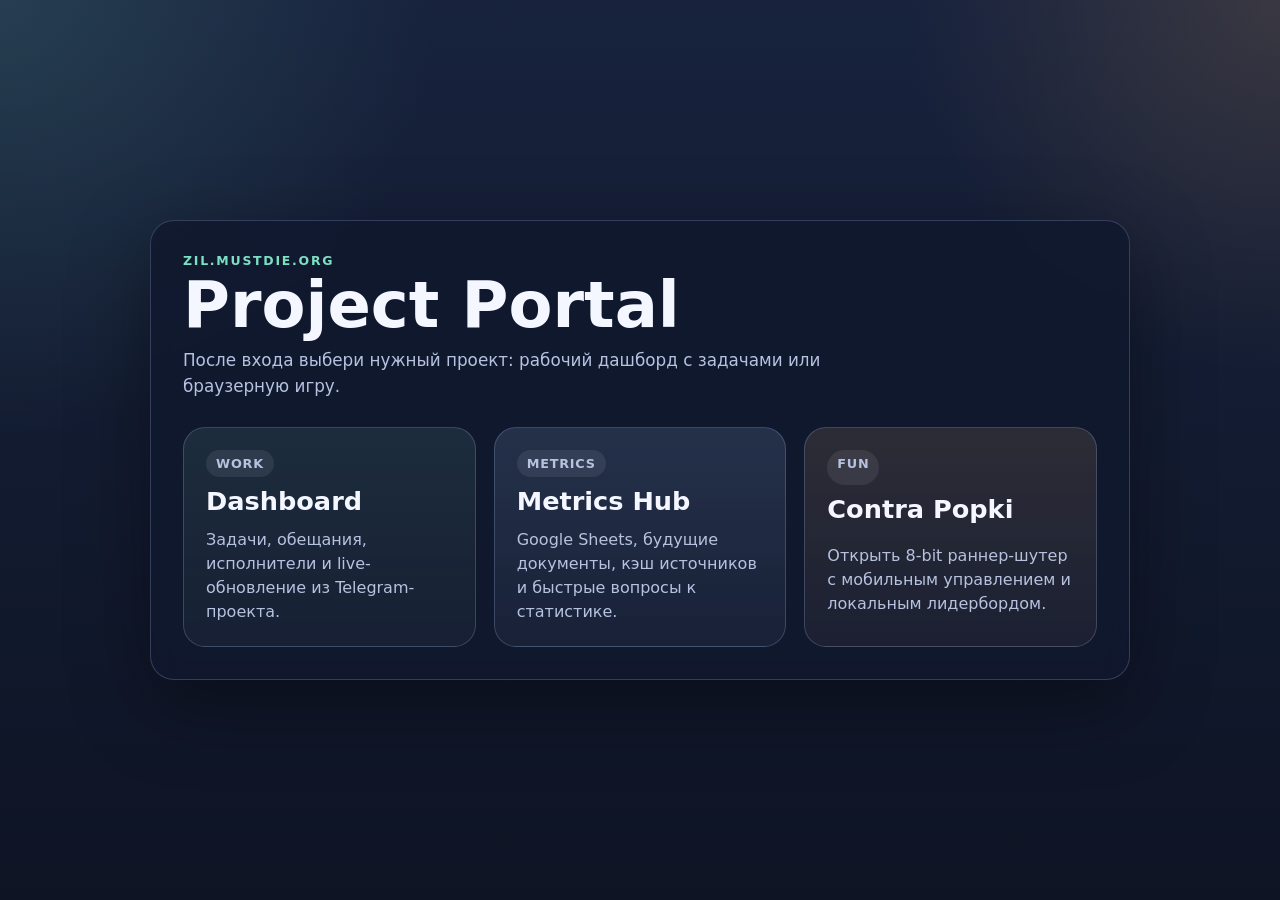
<file: dashboard/portal.html>
<!doctype html>
<html lang="ru">
  <head>
    <meta charset="utf-8" />
    <meta name="viewport" content="width=device-width, initial-scale=1" />
    <title>Project Portal</title>
    <link rel="stylesheet" href="/dashboard/portal.css" />
  </head>
  <body>
    <main class="portal-shell">
      <section class="hero-card">
        <p class="eyebrow">zil.mustdie.org</p>
        <h1>Project Portal</h1>
        <p class="subtitle">
          После входа выбери нужный проект: рабочий дашборд с задачами или браузерную игру.
        </p>

        <div class="project-grid">
          <a class="project-card" href="/dashboard/">
            <span class="project-tag">Work</span>
            <strong>Dashboard</strong>
            <span>Задачи, обещания, исполнители и live-обновление из Telegram-проекта.</span>
          </a>

          <a class="project-card project-card--metrics" href="/metrics/">
            <span class="project-tag">Metrics</span>
            <strong>Metrics Hub</strong>
            <span>Google Sheets, будущие документы, кэш источников и быстрые вопросы к статистике.</span>
          </a>

          <a class="project-card project-card--game" href="/game/">
            <span class="project-tag">Fun</span>
            <strong>Contra Popki</strong>
            <span>Открыть 8-bit раннер-шутер с мобильным управлением и локальным лидербордом.</span>
          </a>
        </div>
      </section>
    </main>
  </body>
</html>
</file>
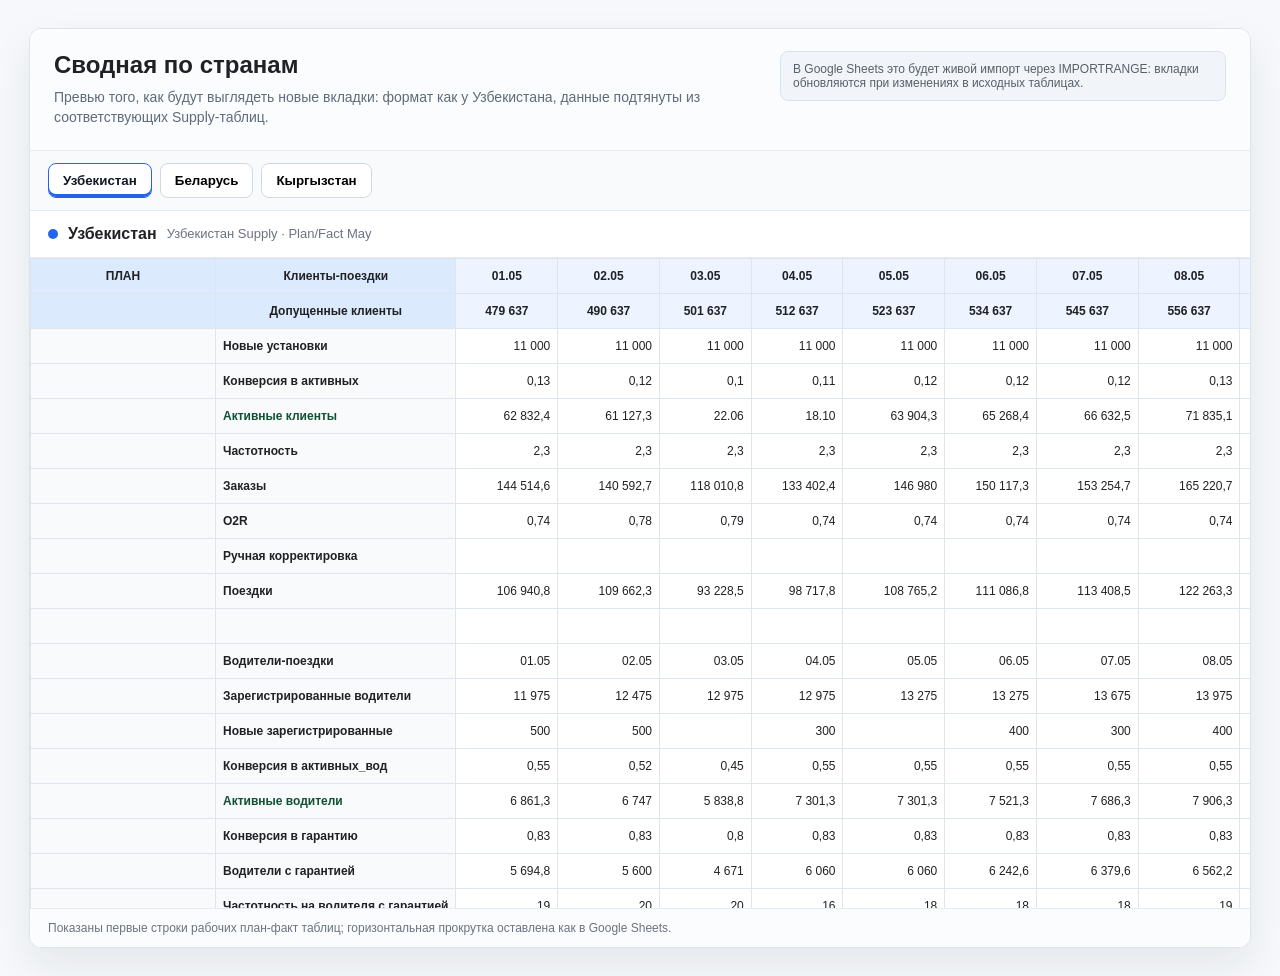
<file: outputs/country_sheets_preview.html>
<!doctype html><html lang="ru"><head><meta charset="utf-8"><meta name="viewport" content="width=device-width,initial-scale=1"><title>Превью сводной по странам</title><style>
:root{font-family:Inter,Arial,sans-serif;color:#202124;background:#f6f8fb}body{margin:0;padding:28px}.shell{max-width:1220px;margin:auto;background:white;border:1px solid #dce3ea;border-radius:12px;box-shadow:0 18px 40px rgba(27,39,51,.08);overflow:hidden}.top{display:flex;justify-content:space-between;gap:18px;align-items:flex-start;padding:22px 24px;border-bottom:1px solid #e6ebf1;background:#fbfcfe}.top h1{font-size:24px;margin:0 0 8px}.top p{margin:0;color:#5f6b7a;font-size:14px;line-height:1.45}.formula{font-size:12px;color:#57606a;background:#f1f5f9;border:1px solid #d9e2ec;border-radius:8px;padding:10px 12px;max-width:420px}.tabs{display:flex;gap:8px;padding:12px 18px;background:#f8fafc;border-bottom:1px solid #e6ebf1}.tab{border:1px solid #cfd8e3;background:#fff;border-radius:8px;padding:9px 14px;font-weight:700;cursor:pointer}.tab.active{border-color:var(--c);box-shadow:inset 0 -3px 0 var(--c);color:#111827}.sheet{display:none}.sheet.active{display:block}.sheet-title{display:flex;align-items:center;gap:10px;padding:14px 18px;font-weight:800}.sheet-title span{width:10px;height:10px;border-radius:50%}.sheet-title em{font-style:normal;font-weight:500;color:#6b7280;font-size:13px}.grid-wrap{height:650px;overflow:auto;border-top:1px solid #e6ebf1;background:white}table{border-collapse:collapse;font-size:12px;min-width:1400px}td{border:1px solid #dfe5ec;min-width:76px;height:26px;padding:4px 7px;white-space:nowrap;background:#fff}td.head{background:#edf4ff;font-weight:700;text-align:center}td.label{position:sticky;left:0;z-index:2;background:#f8fafc;font-weight:700;min-width:170px}td.label+td.label{left:185px;min-width:160px}td.head.label{z-index:3;background:#dceafe}td.num{text-align:right;font-variant-numeric:tabular-nums}td.plan{background:#d9ead3;font-weight:800}td.fact{background:#fce8b2;font-weight:800}td.important{color:#0f5132;font-weight:700}.note{padding:12px 18px;color:#6b7280;font-size:12px;background:#fbfcfe;border-top:1px solid #e6ebf1}</style></head><body><div class="shell"><div class="top"><div><h1>Сводная по странам</h1><p>Превью того, как будут выглядеть новые вкладки: формат как у Узбекистана, данные подтянуты из соответствующих Supply-таблиц.</p></div><div class="formula">В Google Sheets это будет живой импорт через IMPORTRANGE: вкладки обновляются при изменениях в исходных таблицах.</div></div><div class="tabs"><button class="tab active" data-i="0" style="--c:#2563eb">Узбекистан</button><button class="tab " data-i="1" style="--c:#16803c">Беларусь</button><button class="tab " data-i="2" style="--c:#0f72a8">Кыргызстан</button></div><section class="sheet active" id="sheet-0" data-name="Узбекистан"><div class="sheet-title"><span style="background:#2563eb"></span>Узбекистан<em>Узбекистан Supply · Plan/Fact May</em></div><div class="grid-wrap"><table><tr><td class="head label plan">ПЛАН</td><td class="head label">Клиенты-поездки</td><td class="head">01.05</td><td class="head">02.05</td><td class="head">03.05</td><td class="head">04.05</td><td class="head">05.05</td><td class="head">06.05</td><td class="head">07.05</td><td class="head">08.05</td><td class="head">09.05</td><td class="head">10.05</td><td class="head">11.05</td><td class="head">12.05</td><td class="head">13.05</td><td class="head">14.05</td><td class="head">15.05</td><td class="head">16.05</td><td class="head">17.05</td><td class="head">18.05</td><td class="head">19.05</td><td class="head">20.05</td><td class="head">21.05</td><td class="head">22.05</td><td class="head">23.05</td><td class="head">24.05</td><td class="head">25.05</td><td class="head">26.05</td><td class="head">27.05</td><td class="head">28.05</td><td class="head">29.05</td><td class="head">30.05</td><td class="head">31.05</td><td class="head"></td></tr><tr><td class="head label"></td><td class="head label">Допущенные клиенты</td><td class="head">479 637</td><td class="head">490 637</td><td class="head">501 637</td><td class="head">512 637</td><td class="head">523 637</td><td class="head">534 637</td><td class="head">545 637</td><td class="head">556 637</td><td class="head">567 637</td><td class="head">578 637</td><td class="head">589 637</td><td class="head">600 637</td><td class="head">611 637</td><td class="head">622 637</td><td class="head">633 637</td><td class="head">644 637</td><td class="head">655 637</td><td class="head">666 637</td><td class="head">677 637</td><td class="head">688 637</td><td class="head">699 637</td><td class="head">710 637</td><td class="head">721 637</td><td class="head">732 637</td><td class="head">743 637</td><td class="head">754 637</td><td class="head">765 637</td><td class="head">776 637</td><td class="head">787 637</td><td class="head">798 637</td><td class="head">809 637</td><td class="head"></td></tr><tr><td class="label"></td><td class="label">Новые установки</td><td class="num">11 000</td><td class="num">11 000</td><td class="num">11 000</td><td class="num">11 000</td><td class="num">11 000</td><td class="num">11 000</td><td class="num">11 000</td><td class="num">11 000</td><td class="num">11 000</td><td class="num">11 000</td><td class="num">11 000</td><td class="num">11 000</td><td class="num">11 000</td><td class="num">11 000</td><td class="num">11 000</td><td class="num">11 000</td><td class="num">11 000</td><td class="num">11 000</td><td class="num">11 000</td><td class="num">11 000</td><td class="num">11 000</td><td class="num">11 000</td><td class="num">11 000</td><td class="num">11 000</td><td class="num">11 000</td><td class="num">11 000</td><td class="num">11 000</td><td class="num">11 000</td><td class="num">11 000</td><td class="num">11 000</td><td class="num">11 000</td><td class=""></td></tr><tr><td class="label"></td><td class="label">Конверсия в активных</td><td class="num">0,13</td><td class="num">0,12</td><td class="num">0,1</td><td class="num">0,11</td><td class="num">0,12</td><td class="num">0,12</td><td class="num">0,12</td><td class="num">0,13</td><td class="num">0,12</td><td class="num">0,1</td><td class="num">0,11</td><td class="num">0,12</td><td class="num">0,12</td><td class="num">0,12</td><td class="num">0,13</td><td class="num">0,12</td><td class="num">0,1</td><td class="num">0,11</td><td class="num">0,12</td><td class="num">0,12</td><td class="num">0,12</td><td class="num">0,13</td><td class="num">0,12</td><td class="num">0,1</td><td class="num">0,11</td><td class="num">0,12</td><td class="num">0,12</td><td class="num">0,12</td><td class="num">0,13</td><td class="num">0,12</td><td class="num">0,1</td><td class=""></td></tr><tr><td class="label"></td><td class="label important">Активные клиенты</td><td class="num">62 832,4</td><td class="num">61 127,3</td><td class="num">22.06</td><td class="num">18.10</td><td class="num">63 904,3</td><td class="num">65 268,4</td><td class="num">66 632,5</td><td class="num">71 835,1</td><td class="num">70 479,3</td><td class="num">26.05</td><td class="num">66 856,5</td><td class="num">73 452,8</td><td class="num">74 816,9</td><td class="num">76 180,9</td><td class="num">81 922,5</td><td class="num">80 181,8</td><td class="num">67 325,8</td><td class="num">75 711,9</td><td class="num">83 001,2</td><td class="num">84 365,2</td><td class="num">85 729,3</td><td class="num">92 009,9</td><td class="num">89 884,1</td><td class="num">75 334,1</td><td class="num">84 567,1</td><td class="num">92 549,5</td><td class="num">93 913,5</td><td class="num">95 277,5</td><td class="num">102 097,1</td><td class="num">99 586,3</td><td class="num">83 342,3</td><td class=""></td></tr><tr><td class="label"></td><td class="label">Частотность</td><td class="num">2,3</td><td class="num">2,3</td><td class="num">2,3</td><td class="num">2,3</td><td class="num">2,3</td><td class="num">2,3</td><td class="num">2,3</td><td class="num">2,3</td><td class="num">2,3</td><td class="num">2,3</td><td class="num">2,3</td><td class="num">2,3</td><td class="num">2,3</td><td class="num">2,3</td><td class="num">2,3</td><td class="num">2,3</td><td class="num">2,3</td><td class="num">2,3</td><td class="num">2,3</td><td class="num">2,3</td><td class="num">2,3</td><td class="num">2,3</td><td class="num">2,3</td><td class="num">2,3</td><td class="num">2,3</td><td class="num">2,3</td><td class="num">2,3</td><td class="num">2,3</td><td class="num">2,3</td><td class="num">2,3</td><td class="num">2,3</td><td class=""></td></tr><tr><td class="label"></td><td class="label">Заказы</td><td class="num">144 514,6</td><td class="num">140 592,7</td><td class="num">118 010,8</td><td class="num">133 402,4</td><td class="num">146 980</td><td class="num">150 117,3</td><td class="num">153 254,7</td><td class="num">165 220,7</td><td class="num">162 102,5</td><td class="num">136 430,2</td><td class="num">153 769,9</td><td class="num">168 941,5</td><td class="num">172 078,8</td><td class="num">175 216,1</td><td class="num">188 421,8</td><td class="num">184 418</td><td class="num">154 849,4</td><td class="num">174 137,3</td><td class="num">190 902,7</td><td class="num">194 040</td><td class="num">197 177,3</td><td class="num">211 622,7</td><td class="num">206 733,4</td><td class="num">173 268,4</td><td class="num">194 504,4</td><td class="num">212 863,8</td><td class="num">216 001,1</td><td class="num">219 138,3</td><td class="num">234 823,4</td><td class="num">229 048,6</td><td class="num">191 687,2</td><td class=""></td></tr><tr><td class="label"></td><td class="label">O2R</td><td class="num">0,74</td><td class="num">0,78</td><td class="num">0,79</td><td class="num">0,74</td><td class="num">0,74</td><td class="num">0,74</td><td class="num">0,74</td><td class="num">0,74</td><td class="num">0,78</td><td class="num">0,79</td><td class="num">0,74</td><td class="num">0,74</td><td class="num">0,74</td><td class="num">0,74</td><td class="num">0,74</td><td class="num">0,78</td><td class="num">0,79</td><td class="num">0,74</td><td class="num">0,74</td><td class="num">0,74</td><td class="num">0,74</td><td class="num">0,74</td><td class="num">0,78</td><td class="num">0,79</td><td class="num">0,74</td><td class="num">0,74</td><td class="num">0,74</td><td class="num">0,74</td><td class="num">0,74</td><td class="num">0,78</td><td class="num">0,79</td><td class=""></td></tr><tr><td class="label"></td><td class="label">Ручная корректировка</td><td class=""></td><td class=""></td><td class=""></td><td class=""></td><td class=""></td><td class=""></td><td class=""></td><td class=""></td><td class=""></td><td class=""></td><td class="num">-0,1</td><td class=""></td><td class=""></td><td class=""></td><td class=""></td><td class=""></td><td class=""></td><td class=""></td><td class=""></td><td class=""></td><td class=""></td><td class=""></td><td class=""></td><td class=""></td><td class=""></td><td class=""></td><td class="num">-0,15</td><td class="num">-0,15</td><td class="num">-0,15</td><td class="num">-0,15</td><td class="num">-0,15</td><td class=""></td></tr><tr><td class="label"></td><td class="label">Поездки</td><td class="num">106 940,8</td><td class="num">109 662,3</td><td class="num">93 228,5</td><td class="num">98 717,8</td><td class="num">108 765,2</td><td class="num">111 086,8</td><td class="num">113 408,5</td><td class="num">122 263,3</td><td class="num">126 439,9</td><td class="num">107 779,9</td><td class="num">102 410,8</td><td class="num">125 016,7</td><td class="num">127 338,3</td><td class="num">129 659,9</td><td class="num">139 432,1</td><td class="num">143 846,1</td><td class="num">122 331</td><td class="num">128 861,6</td><td class="num">141 268</td><td class="num">143 589,6</td><td class="num">145 911,2</td><td class="num">156 600,8</td><td class="num">161 252</td><td class="num">136 882</td><td class="num">143 933,3</td><td class="num">157 519,2</td><td class="num">135 864,7</td><td class="num">137 838</td><td class="num">147 703,9</td><td class="num">151 859,2</td><td class="num">128 718</td><td class="num">458 455</td></tr><tr><td class="label"></td><td class="label"></td><td class=""></td><td class=""></td><td class=""></td><td class=""></td><td class=""></td><td class=""></td><td class=""></td><td class=""></td><td class=""></td><td class=""></td><td class=""></td><td class=""></td><td class=""></td><td class=""></td><td class=""></td><td class=""></td><td class=""></td><td class=""></td><td class=""></td><td class=""></td><td class=""></td><td class=""></td><td class=""></td><td class=""></td><td class=""></td><td class=""></td><td class=""></td><td class=""></td><td class=""></td><td class=""></td><td class=""></td><td class=""></td></tr><tr><td class="label"></td><td class="label">Водители-поездки</td><td class="num">01.05</td><td class="num">02.05</td><td class="num">03.05</td><td class="num">04.05</td><td class="num">05.05</td><td class="num">06.05</td><td class="num">07.05</td><td class="num">08.05</td><td class="num">09.05</td><td class="num">10.05</td><td class="num">11.05</td><td class="num">12.05</td><td class="num">13.05</td><td class="num">14.05</td><td class="num">15.05</td><td class="num">16.05</td><td class="num">17.05</td><td class="num">18.05</td><td class="num">19.05</td><td class="num">20.05</td><td class="num">21.05</td><td class="num">22.05</td><td class="num">23.05</td><td class="num">24.05</td><td class="num">25.05</td><td class="num">26.05</td><td class="num">27.05</td><td class="num">28.05</td><td class="num">29.05</td><td class="num">30.05</td><td class="num">31.05</td><td class=""></td></tr><tr><td class="label"></td><td class="label">Зарегистрированные водители</td><td class="num">11 975</td><td class="num">12 475</td><td class="num">12 975</td><td class="num">12 975</td><td class="num">13 275</td><td class="num">13 275</td><td class="num">13 675</td><td class="num">13 975</td><td class="num">14 375</td><td class="num">14 775</td><td class="num">15 526</td><td class="num">15 526</td><td class="num">15 926</td><td class="num">16 226</td><td class="num">16 626</td><td class="num">17 026</td><td class="num">17 326</td><td class="num">17 326</td><td class="num">17 326</td><td class="num">17 326</td><td class="num">17 726</td><td class="num">18 226</td><td class="num">18 826</td><td class="num">19 426</td><td class="num">19 426</td><td class="num">19 426</td><td class="num">19 426</td><td class="num">19 426</td><td class="num">19 426</td><td class="num">19 426</td><td class="num">19 426</td><td class=""></td></tr><tr><td class="label"></td><td class="label">Новые зарегистрированные</td><td class="num">500</td><td class="num">500</td><td class=""></td><td class="num">300</td><td class=""></td><td class="num">400</td><td class="num">300</td><td class="num">400</td><td class="num">400</td><td class=""></td><td class=""></td><td class="num">400</td><td class="num">300</td><td class="num">400</td><td class="num">400</td><td class="num">300</td><td class=""></td><td class=""></td><td class=""></td><td class="num">400</td><td class="num">500</td><td class="num">600</td><td class="num">600</td><td class=""></td><td class=""></td><td class=""></td><td class=""></td><td class=""></td><td class=""></td><td class=""></td><td class=""></td><td class=""></td></tr><tr><td class="label"></td><td class="label">Конверсия в активных_вод</td><td class="num">0,55</td><td class="num">0,52</td><td class="num">0,45</td><td class="num">0,55</td><td class="num">0,55</td><td class="num">0,55</td><td class="num">0,55</td><td class="num">0,55</td><td class="num">0,52</td><td class="num">0,45</td><td class="num">0,55</td><td class="num">0,55</td><td class="num">0,55</td><td class="num">0,55</td><td class="num">0,55</td><td class="num">0,52</td><td class="num">0,45</td><td class="num">0,55</td><td class="num">0,55</td><td class="num">0,55</td><td class="num">0,55</td><td class="num">0,55</td><td class="num">0,52</td><td class="num">0,45</td><td class="num">0,55</td><td class="num">0,55</td><td class="num">0,55</td><td class="num">0,55</td><td class="num">0,55</td><td class="num">0,52</td><td class="num">0,45</td><td class=""></td></tr><tr><td class="label"></td><td class="label important">Активные водители</td><td class="num">6 861,3</td><td class="num">6 747</td><td class="num">5 838,8</td><td class="num">7 301,3</td><td class="num">7 301,3</td><td class="num">7 521,3</td><td class="num">7 686,3</td><td class="num">7 906,3</td><td class="num">7 683</td><td class="num">6 648,8</td><td class="num">8 539,3</td><td class="num">8 759,3</td><td class="num">8 924,3</td><td class="num">9 144,3</td><td class="num">9 364,3</td><td class="num">9 009,5</td><td class="num">7 796,7</td><td class="num">9 529,3</td><td class="num">9 529,3</td><td class="num">9 749,3</td><td class="num">10 024,3</td><td class="num">10 354,3</td><td class="num">10 101,5</td><td class="num">8 741,7</td><td class="num">10 684,3</td><td class="num">10 684,3</td><td class="num">10 684,3</td><td class="num">10 684,3</td><td class="num">10 684,3</td><td class="num">10 101,5</td><td class="num">8 741,7</td><td class=""></td></tr><tr><td class="label"></td><td class="label">Конверсия в гарантию</td><td class="num">0,83</td><td class="num">0,83</td><td class="num">0,8</td><td class="num">0,83</td><td class="num">0,83</td><td class="num">0,83</td><td class="num">0,83</td><td class="num">0,83</td><td class="num">0,83</td><td class="num">0,8</td><td class="num">0,83</td><td class="num">0,83</td><td class="num">0,83</td><td class="num">0,83</td><td class="num">0,83</td><td class="num">0,83</td><td class="num">0,8</td><td class="num">0,83</td><td class="num">0,83</td><td class="num">0,83</td><td class="num">0,83</td><td class="num">0,83</td><td class="num">0,83</td><td class="num">0,8</td><td class="num">0,83</td><td class="num">0,83</td><td class="num">0,83</td><td class="num">0,83</td><td class="num">0,83</td><td class="num">0,83</td><td class="num">0,8</td><td class=""></td></tr><tr><td class="label"></td><td class="label">Водители с гарантией</td><td class="num">5 694,8</td><td class="num">5 600</td><td class="num">4 671</td><td class="num">6 060</td><td class="num">6 060</td><td class="num">6 242,6</td><td class="num">6 379,6</td><td class="num">6 562,2</td><td class="num">6 376,9</td><td class="num">5 319</td><td class="num">7 087,6</td><td class="num">7 270,2</td><td class="num">7 407,2</td><td class="num">7 589,8</td><td class="num">7 772,4</td><td class="num">7 477,9</td><td class="num">6 237,4</td><td class="num">7 909,3</td><td class="num">7 909,3</td><td class="num">8 091,9</td><td class="num">8 320,2</td><td class="num">8 594,1</td><td class="num">8 384,3</td><td class="num">6 993,4</td><td class="num">8 868</td><td class="num">8 868</td><td class="num">8 868</td><td class="num">8 868</td><td class="num">8 868</td><td class="num">8 384,3</td><td class="num">6 993,4</td><td class=""></td></tr><tr><td class="label"></td><td class="label">Частотность на водителя с гарантией</td><td class="num">19</td><td class="num">20</td><td class="num">20</td><td class="num">16</td><td class="num">18</td><td class="num">18</td><td class="num">18</td><td class="num">19</td><td class="num">20</td><td class="num">20</td><td class="num">14,45</td><td class="num">17,2</td><td class="num">17,2</td><td class="num">17,09</td><td class="num">17,94</td><td class="num">19,24</td><td class="num">19,62</td><td class="num">16,3</td><td class="num">17,87</td><td class="num">17,75</td><td class="num">17,54</td><td class="num">18,23</td><td class="num">19,24</td><td class="num">19,58</td><td class="num">16,23</td><td class="num">17,77</td><td class="num">15,32</td><td class="num">15,55</td><td class="num">16,66</td><td class="num">18,12</td><td class="num">18,41</td><td class=""></td></tr><tr><td class="label"></td><td class="label">Ручная корректировка</td><td class="num">-0,01</td><td class="num">-0,02</td><td class="num">-0</td><td class="num">0,02</td><td class="num">-0</td><td class="num">-0,01</td><td class="num">-0,01</td><td class="num">-0,02</td><td class="num">-0,01</td><td class="num">0,01</td><td class="num">0</td><td class="num">0</td><td class="num">0</td><td class="num">0</td><td class="num">0</td><td class="num">0</td><td class="num">0</td><td class="num">0</td><td class="num">0</td><td class="num">0</td><td class="num">0</td><td class="num">0</td><td class="num">0</td><td class="num">0</td><td class="num">0</td><td class="num">0</td><td class="num">0</td><td class="num">0</td><td class="num">0</td><td class="num">0</td><td class="num">-0</td><td class=""></td></tr><tr><td class="label"></td><td class="label">Поездки</td><td class="num">106 940,8</td><td class="num">109 662,3</td><td class="num">93 228,5</td><td class="num">98 717,8</td><td class="num">108 765,2</td><td class="num">111 086,8</td><td class="num">113 408,5</td><td class="num">122 263,3</td><td class="num">126 439,9</td><td class="num">107 779,9</td><td class="num">102 444,3</td><td class="num">125 056,8</td><td class="num">127 378,4</td><td class="num">129 700</td><td class="num">139 474,5</td><td class="num">143 889</td><td class="num">122 366,9</td><td class="num">128 898,8</td><td class="num">141 308,1</td><td class="num">143 629,7</td><td class="num">145 951,3</td><td class="num">156 643,2</td><td class="num">161 295</td><td class="num">136 917,9</td><td class="num">143 970,4</td><td class="num">157 559,3</td><td class="num">135 898,7</td><td class="num">137 872,1</td><td class="num">147 740</td><td class="num">151 895,7</td><td class="num">128 748,5</td><td class=""></td></tr><tr><td class="label"></td><td class="label"></td><td class=""></td><td class=""></td><td class=""></td><td class=""></td><td class=""></td><td class=""></td><td class=""></td><td class=""></td><td class=""></td><td class=""></td><td class=""></td><td class=""></td><td class=""></td><td class=""></td><td class=""></td><td class=""></td><td class=""></td><td class=""></td><td class=""></td><td class=""></td><td class=""></td><td class=""></td><td class=""></td><td class=""></td><td class=""></td><td class=""></td><td class=""></td><td class=""></td><td class=""></td><td class=""></td><td class=""></td><td class=""></td></tr><tr><td class="label"></td><td class="label">Ожидаемый DI</td><td class="num">3 977 712 587,7</td><td class="num">4 078 939 393,6</td><td class="num">3 467 677 522</td><td class="num">3 671 852 178</td><td class="num">4 045 569 890,4</td><td class="num">4 131 925 045</td><td class="num">4 218 279 999,4</td><td class="num">4 547 638 341,2</td><td class="num">4 702 990 778,3</td><td class="num">4 008 920 714,7</td><td class="num">3 403 011 939,7</td><td class="num">4 154 158 814,7</td><td class="num">4 231 279 045,3</td><td class="num">4 308 399 157,4</td><td class="num">4 633 088 787,4</td><td class="num">4 779 731 538,5</td><td class="num">4 064 805 870,3</td><td class="num">4 281 782 518,6</td><td class="num">4 693 998 148,1</td><td class="num">4 771 117 667,8</td><td class="num">4 848 237 105,2</td><td class="num">5 203 400 780,5</td><td class="num">5 357 926 291,4</td><td class="num">4 548 163 927</td><td class="num">4 128 025 347,5</td><td class="num">4 517 654 587</td><td class="num">3 896 587 781,5</td><td class="num">3 953 169 120,2</td><td class="num">4 236 107 295,4</td><td class="num">4 355 264 569,3</td><td class="num">3 691 570 653,7</td><td class="num">41 191 690 274</td></tr><tr><td class="label"></td><td class="label"></td><td class=""></td><td class=""></td><td class=""></td><td class=""></td><td class=""></td><td class=""></td><td class=""></td><td class=""></td><td class=""></td><td class=""></td><td class=""></td><td class=""></td><td class=""></td><td class=""></td><td class=""></td><td class=""></td><td class=""></td><td class=""></td><td class=""></td><td class=""></td><td class=""></td><td class=""></td><td class=""></td><td class=""></td><td class=""></td><td class=""></td><td class=""></td><td class=""></td><td class=""></td><td class=""></td><td class=""></td><td class=""></td></tr><tr><td class="label"></td><td class="label"></td><td class=""></td><td class=""></td><td class=""></td><td class=""></td><td class=""></td><td class=""></td><td class=""></td><td class=""></td><td class=""></td><td class=""></td><td class=""></td><td class=""></td><td class=""></td><td class=""></td><td class=""></td><td class=""></td><td class=""></td><td class=""></td><td class=""></td><td class=""></td><td class=""></td><td class=""></td><td class=""></td><td class=""></td><td class=""></td><td class=""></td><td class=""></td><td class=""></td><td class=""></td><td class=""></td><td class=""></td><td class=""></td></tr><tr><td class="label"></td><td class="label"></td><td class=""></td><td class=""></td><td class=""></td><td class=""></td><td class=""></td><td class=""></td><td class=""></td><td class=""></td><td class=""></td><td class=""></td><td class=""></td><td class=""></td><td class=""></td><td class=""></td><td class=""></td><td class=""></td><td class=""></td><td class=""></td><td class=""></td><td class=""></td><td class=""></td><td class=""></td><td class=""></td><td class=""></td><td class=""></td><td class=""></td><td class=""></td><td class=""></td><td class=""></td><td class=""></td><td class=""></td><td class="num">6 754</td></tr><tr><td class="label fact">Факт Водители</td><td class="label important">в системе</td><td class="num">12 990</td><td class="num">13 118</td><td class="num">13 165</td><td class="num">13 272</td><td class="num">13 339</td><td class="num">13 474</td><td class="num">13 652</td><td class="num">13 785</td><td class="num">13 975</td><td class="num">14 038</td><td class="num">14 095</td><td class="num">14 217</td><td class=""></td><td class=""></td><td class=""></td><td class=""></td><td class=""></td><td class=""></td><td class=""></td><td class=""></td><td class=""></td><td class=""></td><td class=""></td><td class=""></td><td class=""></td><td class=""></td><td class=""></td><td class=""></td><td class=""></td><td class=""></td><td class=""></td><td class="num">4 759</td></tr><tr><td class="label"></td><td class="label important">активные SH</td><td class="num">7 438</td><td class="num">7 238</td><td class="num">5 978</td><td class="num">7 328</td><td class="num">7 620</td><td class="num">7 751</td><td class="num">7 836</td><td class="num">7 004</td><td class="num">6 714</td><td class="num">5 986</td><td class="num">7 426</td><td class="num">8 244</td><td class=""></td><td class=""></td><td class=""></td><td class=""></td><td class=""></td><td class=""></td><td class=""></td><td class=""></td><td class=""></td><td class=""></td><td class=""></td><td class=""></td><td class=""></td><td class=""></td><td class=""></td><td class=""></td><td class=""></td><td class=""></td><td class=""></td><td class="num">4 827</td></tr><tr><td class="label"></td><td class="label important">активные Trips</td><td class="num">6 898</td><td class="num">6 640</td><td class="num">5 325</td><td class="num">6 708</td><td class="num">7 013</td><td class="num">7 155</td><td class="num">7 229</td><td class="num">7 497</td><td class="num">6 007</td><td class="num">5 217</td><td class="num">6 594</td><td class="num">7 599</td><td class=""></td><td class=""></td><td class=""></td><td class=""></td><td class=""></td><td class=""></td><td class=""></td><td class=""></td><td class=""></td><td class=""></td><td class=""></td><td class=""></td><td class=""></td><td class=""></td><td class=""></td><td class=""></td><td class=""></td><td class=""></td><td class=""></td><td class="num">3 772</td></tr><tr><td class="label"></td><td class="label">Конверсия в актив</td><td class="num">0,57</td><td class="num">0,55</td><td class="num">0,45</td><td class="num">0,51</td><td class="num">0,57</td><td class="num">0,58</td><td class="num">0,57</td><td class="num">0,51</td><td class="num">0,48</td><td class="num">0,43</td><td class="num">0,53</td><td class="num">0,58</td><td class="">#DIV/0!</td><td class="">#DIV/0!</td><td class="">#DIV/0!</td><td class="">#DIV/0!</td><td class="">#DIV/0!</td><td class="">#DIV/0!</td><td class="">#DIV/0!</td><td class="">#DIV/0!</td><td class="">#DIV/0!</td><td class="">#DIV/0!</td><td class="">#DIV/0!</td><td class="">#DIV/0!</td><td class="">#DIV/0!</td><td class="">#DIV/0!</td><td class="">#DIV/0!</td><td class="">#DIV/0!</td><td class="">#DIV/0!</td><td class="">#DIV/0!</td><td class="">#DIV/0!</td><td class=""></td></tr><tr><td class="label"></td><td class="label">с гарантией</td><td class="num">6 425</td><td class="num">6 022</td><td class="num">4 759</td><td class="num">6 107</td><td class="num">6 454</td><td class="num">6 587</td><td class="num">6 708</td><td class="num">6 517</td><td class="num">5 358</td><td class="num">4 625</td><td class="num">5 874</td><td class="num">7 080</td><td class=""></td><td class=""></td><td class=""></td><td class=""></td><td class=""></td><td class=""></td><td class=""></td><td class=""></td><td class=""></td><td class=""></td><td class=""></td><td class=""></td><td class=""></td><td class=""></td><td class=""></td><td class=""></td><td class=""></td><td class=""></td><td class=""></td><td class="num">3 461</td></tr><tr><td class="label"></td><td class="label">Конверсия в гарантию</td><td class="num">0,86</td><td class="num">0,83</td><td class="num">0,8</td><td class="num">0,83</td><td class="num">0,85</td><td class="num">0,85</td><td class="num">0,86</td><td class="num">0,93</td><td class="num">0,8</td><td class="num">0,77</td><td class="num">0,79</td><td class="num">0,86</td><td class="">#DIV/0!</td><td class="">#DIV/0!</td><td class="">#DIV/0!</td><td class="">#DIV/0!</td><td class="">#DIV/0!</td><td class="">#DIV/0!</td><td class="">#DIV/0!</td><td class="">#DIV/0!</td><td class="">#DIV/0!</td><td class="">#DIV/0!</td><td class="">#DIV/0!</td><td class="">#DIV/0!</td><td class="">#DIV/0!</td><td class="">#DIV/0!</td><td class="">#DIV/0!</td><td class="">#DIV/0!</td><td class="">#DIV/0!</td><td class="">#DIV/0!</td><td class="">#DIV/0!</td><td class=""></td></tr><tr><td class="label"></td><td class="label">в бренде, факт</td><td class="num">1 032</td><td class="num">1 032</td><td class="num">1 032</td><td class="num">1 032</td><td class="num">1 032</td><td class="num">1 032</td><td class="num">1 032</td><td class="num">1 032</td><td class="num">1 032</td><td class="num">1 032</td><td class="num">1 032</td><td class="num">1 032</td><td class=""></td><td class=""></td><td class=""></td><td class=""></td><td class=""></td><td class=""></td><td class=""></td><td class=""></td><td class=""></td><td class=""></td><td class=""></td><td class=""></td><td class=""></td><td class=""></td><td class=""></td><td class=""></td><td class=""></td><td class=""></td><td class=""></td><td class="num">523</td></tr><tr><td class="label"></td><td class="label">в бренде, прогноз</td><td class="num">1 000</td><td class="num">1 000</td><td class="num">1 000</td><td class="num">1 000</td><td class="num">1 000</td><td class="num">1 000</td><td class="num">1 000</td><td class="num">1 000</td><td class="num">1 000</td><td class="num">1 000</td><td class="num">1 000</td><td class="num">1 000</td><td class=""></td><td class=""></td><td class=""></td><td class=""></td><td class=""></td><td class=""></td><td class=""></td><td class=""></td><td class=""></td><td class=""></td><td class=""></td><td class=""></td><td class=""></td><td class=""></td><td class=""></td><td class=""></td><td class=""></td><td class=""></td><td class=""></td><td class=""></td></tr><tr><td class="label fact">Факт Заказы</td><td class="label">заказы всего</td><td class="num">159 359</td><td class="num">129 545</td><td class="num">108 982</td><td class="num">145 086</td><td class="num">158 297</td><td class="num">160 547</td><td class="num">158 939</td><td class="num">165 545</td><td class="num">119 221</td><td class="num">98 648</td><td class="num">116 605</td><td class="num">162 238</td><td class=""></td><td class=""></td><td class=""></td><td class=""></td><td class=""></td><td class=""></td><td class=""></td><td class=""></td><td class=""></td><td class=""></td><td class=""></td><td class=""></td><td class=""></td><td class=""></td><td class=""></td><td class=""></td><td class=""></td><td class=""></td><td class=""></td><td class=""></td></tr><tr><td class="label"></td><td class="label important">заказы выполнены</td><td class="num">118 587</td><td class="num">102 471</td><td class="num">83 055</td><td class="num">106 149</td><td class="num">117 280</td><td class="num">121 119</td><td class="num">123 981</td><td class="num">124 444</td><td class="num">94 970</td><td class="num">78 331</td><td class="num">95 574</td><td class="num">127 386</td><td class=""></td><td class=""></td><td class=""></td><td class=""></td><td class=""></td><td class=""></td><td class=""></td><td class=""></td><td class=""></td><td class=""></td><td class=""></td><td class=""></td><td class=""></td><td class=""></td><td class=""></td><td class=""></td><td class=""></td><td class=""></td><td class=""></td><td class=""></td></tr><tr><td class="label"></td><td class="label">CtR</td><td class="num">0,74</td><td class="num">0,79</td><td class="num">0,76</td><td class="num">0,73</td><td class="num">0,74</td><td class="num">0,75</td><td class="num">0,78</td><td class="num">0,75</td><td class="num">0,8</td><td class="num">0,79</td><td class="num">0,82</td><td class="num">0,79</td><td class="">#DIV/0!</td><td class="">#DIV/0!</td><td class="">#DIV/0!</td><td class="">#DIV/0!</td><td class="">#DIV/0!</td><td class="">#DIV/0!</td><td class="">#DIV/0!</td><td class="">#DIV/0!</td><td class="">#DIV/0!</td><td class="">#DIV/0!</td><td class="">#DIV/0!</td><td class="">#DIV/0!</td><td class="">#DIV/0!</td><td class="">#DIV/0!</td><td class="">#DIV/0!</td><td class="">#DIV/0!</td><td class="">#DIV/0!</td><td class="">#DIV/0!</td><td class="">#DIV/0!</td><td class=""></td></tr><tr><td class="label">план/факт</td><td class="label">с гарантией</td><td class="num">1,13</td><td class="num">1,08</td><td class="num">1,02</td><td class="num">1,01</td><td class="num">1,07</td><td class="num">1,06</td><td class="num">1,05</td><td class="num">0,99</td><td class="num">0,84</td><td class="num">0,87</td><td class="num">0,83</td><td class="num">0,97</td><td class="num">0</td><td class="num">0</td><td class="num">0</td><td class="num">0</td><td class="num">0</td><td class="num">0</td><td class="num">0</td><td class="num">0</td><td class="num">0</td><td class="num">0</td><td class="num">0</td><td class="num">0</td><td class="num">0</td><td class="num">0</td><td class="num">0</td><td class="num">0</td><td class="num">0</td><td class="num">0</td><td class="num">0</td><td class=""></td></tr><tr><td class="label"></td><td class="label important">активные</td><td class="num">1,01</td><td class="num">1,07</td><td class="num">1,02</td><td class="num">1</td><td class="num">1,04</td><td class="num">1,03</td><td class="num">1,02</td><td class="num">0,89</td><td class="num">0,87</td><td class="num">0,9</td><td class="num">0,87</td><td class="num">0,94</td><td class="num">0</td><td class="num">0</td><td class="num">0</td><td class="num">0</td><td class="num">0</td><td class="num">0</td><td class="num">0</td><td class="num">0</td><td class="num">0</td><td class="num">0</td><td class="num">0</td><td class="num">0</td><td class="num">0</td><td class="num">0</td><td class="num">0</td><td class="num">0</td><td class="num">0</td><td class="num">0</td><td class="num">0</td><td class=""></td></tr><tr><td class="label"></td><td class="label important">в системе</td><td class="num">1,08</td><td class="num">1,05</td><td class="num">1,01</td><td class="num">1,02</td><td class="num">1</td><td class="num">1,01</td><td class="num">1</td><td class="num">0,99</td><td class="num">0,97</td><td class="num">0,95</td><td class="num">0,91</td><td class="num">0,92</td><td class="num">0</td><td class="num">0</td><td class="num">0</td><td class="num">0</td><td class="num">0</td><td class="num">0</td><td class="num">0</td><td class="num">0</td><td class="num">0</td><td class="num">0</td><td class="num">0</td><td class="num">0</td><td class="num">0</td><td class="num">0</td><td class="num">0</td><td class="num">0</td><td class="num">0</td><td class="num">0</td><td class="num">0</td><td class=""></td></tr><tr><td class="label"></td><td class="label">поездки</td><td class="num">1,11</td><td class="num">0,93</td><td class="num">0,89</td><td class="num">1,08</td><td class="num">1,08</td><td class="num">1,09</td><td class="num">1,09</td><td class="num">1,02</td><td class="num">0,75</td><td class="num">0,73</td><td class="num">0,93</td><td class="num">1,02</td><td class="num">0</td><td class="num">0</td><td class="num">0</td><td class="num">0</td><td class="num">0</td><td class="num">0</td><td class="num">0</td><td class="num">0</td><td class="num">0</td><td class="num">0</td><td class="num">0</td><td class="num">0</td><td class="num">0</td><td class="num">0</td><td class="num">0</td><td class="num">0</td><td class="num">0</td><td class="num">0</td><td class="num">0</td><td class=""></td></tr><tr><td class="label"></td><td class="label"></td><td class=""></td><td class=""></td><td class=""></td><td class=""></td><td class=""></td><td class=""></td><td class=""></td><td class=""></td><td class=""></td><td class=""></td><td class=""></td><td class=""></td><td class=""></td><td class=""></td><td class=""></td><td class=""></td><td class=""></td><td class=""></td><td class=""></td><td class=""></td><td class=""></td><td class=""></td><td class=""></td><td class=""></td><td class=""></td><td class=""></td><td class=""></td><td class=""></td><td class=""></td><td class=""></td><td class=""></td><td class=""></td></tr><tr><td class="label">Фродеры шт.</td><td class="label"></td><td class=""></td><td class=""></td><td class=""></td><td class=""></td><td class=""></td><td class=""></td><td class=""></td><td class=""></td><td class=""></td><td class=""></td><td class=""></td><td class=""></td><td class=""></td><td class=""></td><td class=""></td><td class=""></td><td class=""></td><td class=""></td><td class=""></td><td class=""></td><td class=""></td><td class=""></td><td class=""></td><td class=""></td><td class=""></td><td class=""></td><td class=""></td><td class=""></td><td class=""></td><td class=""></td><td class=""></td><td class=""></td></tr><tr><td class="label">Сумма фрода</td><td class="label"></td><td class=""></td><td class=""></td><td class=""></td><td class=""></td><td class=""></td><td class=""></td><td class=""></td><td class=""></td><td class=""></td><td class=""></td><td class=""></td><td class=""></td><td class=""></td><td class=""></td><td class=""></td><td class=""></td><td class=""></td><td class=""></td><td class=""></td><td class=""></td><td class=""></td><td class=""></td><td class=""></td><td class=""></td><td class=""></td><td class=""></td><td class=""></td><td class=""></td><td class=""></td><td class=""></td><td class=""></td><td class=""></td></tr><tr><td class="label"></td><td class="label"></td><td class=""></td><td class=""></td><td class=""></td><td class=""></td><td class=""></td><td class=""></td><td class=""></td><td class=""></td><td class=""></td><td class=""></td><td class=""></td><td class=""></td><td class=""></td><td class=""></td><td class=""></td><td class=""></td><td class=""></td><td class=""></td><td class=""></td><td class=""></td><td class=""></td><td class=""></td><td class=""></td><td class=""></td><td class=""></td><td class=""></td><td class=""></td><td class=""></td><td class=""></td><td class=""></td><td class=""></td><td class=""></td></tr><tr><td class="label"></td><td class="label"></td><td class=""></td><td class=""></td><td class=""></td><td class=""></td><td class=""></td><td class=""></td><td class=""></td><td class=""></td><td class=""></td><td class=""></td><td class=""></td><td class=""></td><td class=""></td><td class=""></td><td class=""></td><td class=""></td><td class=""></td><td class=""></td><td class=""></td><td class=""></td><td class=""></td><td class=""></td><td class=""></td><td class=""></td><td class=""></td><td class=""></td><td class=""></td><td class=""></td><td class=""></td><td class=""></td><td class=""></td><td class=""></td></tr><tr><td class="label"></td><td class="label"></td><td class=""></td><td class=""></td><td class=""></td><td class=""></td><td class=""></td><td class=""></td><td class=""></td><td class=""></td><td class=""></td><td class=""></td><td class=""></td><td class=""></td><td class=""></td><td class=""></td><td class=""></td><td class=""></td><td class=""></td><td class=""></td><td class=""></td><td class=""></td><td class=""></td><td class=""></td><td class=""></td><td class=""></td><td class=""></td><td class=""></td><td class=""></td><td class=""></td><td class=""></td><td class=""></td><td class=""></td><td class=""></td></tr><tr><td class="label"></td><td class="label"></td><td class=""></td><td class=""></td><td class=""></td><td class=""></td><td class=""></td><td class=""></td><td class=""></td><td class=""></td><td class=""></td><td class=""></td><td class=""></td><td class=""></td><td class=""></td><td class=""></td><td class=""></td><td class=""></td><td class=""></td><td class=""></td><td class=""></td><td class=""></td><td class=""></td><td class=""></td><td class=""></td><td class=""></td><td class=""></td><td class=""></td><td class=""></td><td class=""></td><td class=""></td><td class=""></td><td class=""></td><td class=""></td></tr><tr><td class="label"></td><td class="label"></td><td class=""></td><td class=""></td><td class=""></td><td class=""></td><td class=""></td><td class=""></td><td class=""></td><td class=""></td><td class=""></td><td class=""></td><td class=""></td><td class=""></td><td class=""></td><td class=""></td><td class=""></td><td class=""></td><td class=""></td><td class=""></td><td class=""></td><td class=""></td><td class=""></td><td class=""></td><td class=""></td><td class=""></td><td class=""></td><td class=""></td><td class=""></td><td class=""></td><td class=""></td><td class=""></td><td class=""></td><td class=""></td></tr><tr><td class="label"></td><td class="label"></td><td class=""></td><td class=""></td><td class=""></td><td class=""></td><td class=""></td><td class=""></td><td class=""></td><td class=""></td><td class=""></td><td class=""></td><td class=""></td><td class=""></td><td class=""></td><td class=""></td><td class=""></td><td class=""></td><td class=""></td><td class=""></td><td class=""></td><td class=""></td><td class=""></td><td class=""></td><td class=""></td><td class=""></td><td class=""></td><td class=""></td><td class=""></td><td class=""></td><td class=""></td><td class=""></td><td class=""></td><td class=""></td></tr><tr><td class="label"></td><td class="label"></td><td class=""></td><td class=""></td><td class=""></td><td class=""></td><td class=""></td><td class=""></td><td class=""></td><td class=""></td><td class=""></td><td class=""></td><td class=""></td><td class=""></td><td class=""></td><td class=""></td><td class=""></td><td class=""></td><td class=""></td><td class=""></td><td class=""></td><td class=""></td><td class=""></td><td class=""></td><td class=""></td><td class=""></td><td class=""></td><td class=""></td><td class=""></td><td class=""></td><td class=""></td><td class=""></td><td class=""></td><td class=""></td></tr><tr><td class="label"></td><td class="label"></td><td class=""></td><td class=""></td><td class=""></td><td class=""></td><td class=""></td><td class=""></td><td class=""></td><td class=""></td><td class=""></td><td class=""></td><td class=""></td><td class=""></td><td class=""></td><td class=""></td><td class=""></td><td class=""></td><td class=""></td><td class=""></td><td class=""></td><td class=""></td><td class=""></td><td class=""></td><td class=""></td><td class=""></td><td class=""></td><td class=""></td><td class=""></td><td class=""></td><td class=""></td><td class=""></td><td class=""></td><td class=""></td></tr><tr><td class="label"></td><td class="label"></td><td class=""></td><td class=""></td><td class=""></td><td class=""></td><td class=""></td><td class=""></td><td class=""></td><td class=""></td><td class=""></td><td class=""></td><td class=""></td><td class=""></td><td class=""></td><td class=""></td><td class=""></td><td class=""></td><td class=""></td><td class=""></td><td class=""></td><td class=""></td><td class=""></td><td class=""></td><td class=""></td><td class=""></td><td class=""></td><td class=""></td><td class=""></td><td class=""></td><td class=""></td><td class=""></td><td class=""></td><td class=""></td></tr><tr><td class="label"></td><td class="label"></td><td class=""></td><td class=""></td><td class=""></td><td class=""></td><td class=""></td><td class=""></td><td class=""></td><td class=""></td><td class=""></td><td class=""></td><td class=""></td><td class=""></td><td class=""></td><td class=""></td><td class=""></td><td class=""></td><td class=""></td><td class=""></td><td class=""></td><td class=""></td><td class=""></td><td class=""></td><td class=""></td><td class=""></td><td class=""></td><td class=""></td><td class=""></td><td class=""></td><td class=""></td><td class=""></td><td class=""></td><td class=""></td></tr><tr><td class="label"></td><td class="label"></td><td class=""></td><td class=""></td><td class=""></td><td class=""></td><td class=""></td><td class=""></td><td class=""></td><td class=""></td><td class=""></td><td class=""></td><td class=""></td><td class=""></td><td class=""></td><td class=""></td><td class=""></td><td class=""></td><td class=""></td><td class=""></td><td class=""></td><td class=""></td><td class=""></td><td class=""></td><td class=""></td><td class=""></td><td class=""></td><td class=""></td><td class=""></td><td class=""></td><td class=""></td><td class=""></td><td class=""></td><td class=""></td></tr><tr><td class="label"></td><td class="label"></td><td class="num">263</td><td class="num">1 052</td><td class="num">156 748 000</td><td class=""></td><td class=""></td><td class=""></td><td class=""></td><td class=""></td><td class=""></td><td class=""></td><td class=""></td><td class=""></td><td class=""></td><td class=""></td><td class=""></td><td class=""></td><td class=""></td><td class=""></td><td class=""></td><td class=""></td><td class=""></td><td class=""></td><td class=""></td><td class=""></td><td class=""></td><td class=""></td><td class=""></td><td class=""></td><td class=""></td><td class=""></td><td class=""></td><td class=""></td></tr><tr><td class="label"></td><td class="label"></td><td class=""></td><td class=""></td><td class=""></td><td class=""></td><td class=""></td><td class=""></td><td class=""></td><td class=""></td><td class=""></td><td class=""></td><td class=""></td><td class=""></td><td class=""></td><td class=""></td><td class=""></td><td class=""></td><td class=""></td><td class=""></td><td class=""></td><td class=""></td><td class=""></td><td class=""></td><td class=""></td><td class=""></td><td class=""></td><td class=""></td><td class=""></td><td class=""></td><td class=""></td><td class=""></td><td class=""></td><td class=""></td></tr><tr><td class="label"></td><td class="label"></td><td class=""></td><td class=""></td><td class=""></td><td class=""></td><td class=""></td><td class=""></td><td class=""></td><td class=""></td><td class=""></td><td class=""></td><td class=""></td><td class=""></td><td class=""></td><td class=""></td><td class=""></td><td class=""></td><td class=""></td><td class=""></td><td class=""></td><td class=""></td><td class=""></td><td class=""></td><td class=""></td><td class=""></td><td class=""></td><td class=""></td><td class=""></td><td class=""></td><td class=""></td><td class=""></td><td class=""></td><td class=""></td></tr></table></div></section><section class="sheet " id="sheet-1" data-name="Беларусь"><div class="sheet-title"><span style="background:#16803c"></span>Беларусь<em>Беларусь Supply · Актуальный план</em></div><div class="grid-wrap"><table><tr><td class="head label plan">ПЛАН</td><td class="head label"></td><td class="head">Тестовый запуск</td><td class="head"></td><td class="head"></td><td class="head"></td><td class="head"></td><td class="head"></td><td class="head"></td><td class="head"></td><td class="head"></td><td class="head"></td><td class="head"></td><td class="head"></td><td class="head"></td><td class="head"></td><td class="head"></td><td class="head"></td><td class="head"></td><td class="head"></td><td class="head"></td><td class="head"></td><td class="head"></td><td class="head"></td><td class="head"></td><td class="head"></td><td class="head"></td><td class="head"></td><td class="head"></td><td class="head"></td><td class="head"></td><td class="head"></td><td class="head"></td><td class="head"></td><td class="head"></td><td class="head"></td><td class="head"></td><td class="head"></td><td class="head"></td><td class="head"></td><td class="head"></td><td class="head"></td><td class="head"></td><td class="head"></td></tr><tr><td class="head label"></td><td class="head label">Клиенты-поездки</td><td class="head">20.04</td><td class="head">21.04</td><td class="head">22.04</td><td class="head">23.04</td><td class="head">24.04</td><td class="head">25.04</td><td class="head">26.04</td><td class="head">27.04</td><td class="head">28.04</td><td class="head">29.04</td><td class="head">30.04</td><td class="head">01.05</td><td class="head">02.05</td><td class="head">03.05</td><td class="head">04.05</td><td class="head">05.05</td><td class="head">06.05</td><td class="head">07.05</td><td class="head">08.05</td><td class="head">09.05</td><td class="head">10.05</td><td class="head">11.05</td><td class="head">12.05</td><td class="head">13.05</td><td class="head">14.05</td><td class="head">15.05</td><td class="head">16.05</td><td class="head">17.05</td><td class="head">18.05</td><td class="head">19.05</td><td class="head">20.05</td><td class="head">21.05</td><td class="head">22.05</td><td class="head">23.05</td><td class="head">24.05</td><td class="head">25.05</td><td class="head">26.05</td><td class="head">27.05</td><td class="head">28.05</td><td class="head">29.05</td><td class="head">30.05</td><td class="head">31.05</td></tr><tr><td class="label"></td><td class="label">Список ожидания</td><td class="num">300</td><td class="num">327</td><td class="num">357</td><td class="num">707</td><td class="num">1 507</td><td class="num">5 107</td><td class="num">8 057</td><td class="num">9 457</td><td class="num">7 657</td><td class="num">8 807</td><td class="num">9 507</td><td class="num">10 207</td><td class="num">10 907</td><td class="num">11 607</td><td class="num">12 307</td><td class="num">8 007</td><td class="num">8 707</td><td class="num">9 407</td><td class="num">10 107</td><td class="num">10 807</td><td class="num">11 507</td><td class="num">12 207</td><td class="num">5 907</td><td class="num">6 607</td><td class="num">7 307</td><td class="num">8 007</td><td class="num">8 707</td><td class="num">9 407</td><td class="num">10 107</td><td class="num">3 807</td><td class="num">4 507</td><td class="num">5 207</td><td class="num">5 907</td><td class="num">6 607</td><td class="num">7 307</td><td class="num">8 007</td><td class="num">1 707</td><td class="num">2 407</td><td class="num">3 107</td><td class="num">3 807</td><td class="num">4 507</td><td class="num">5 207</td></tr><tr><td class="label"></td><td class="label">Новые в списке</td><td class="num">30</td><td class="num">30</td><td class="num">955,75</td><td class="num">2 905,8</td><td class="num">4 205,8</td><td class="num">3 555,8</td><td class="num">1 400</td><td class="num">1 200</td><td class="num">1 150</td><td class="num">1 950</td><td class="num">700</td><td class="num">700</td><td class="num">700</td><td class="num">700</td><td class="num">700</td><td class="num">700</td><td class="num">700</td><td class="num">700</td><td class="num">700</td><td class="num">700</td><td class="num">700</td><td class="num">700</td><td class="num">700</td><td class="num">700</td><td class="num">700</td><td class="num">700</td><td class="num">700</td><td class="num">700</td><td class="num">700</td><td class="num">700</td><td class="num">700</td><td class="num">700</td><td class="num">700</td><td class="num">700</td><td class="num">700</td><td class="num">700</td><td class="num">700</td><td class="num">700</td><td class="num">700</td><td class="num">700</td><td class="num">700</td><td class="num">700</td></tr><tr><td class="label"></td><td class="label">Допущенные клиенты</td><td class="num">0</td><td class="num">2</td><td class="num">2</td><td class="num">607,75</td><td class="num">2 713,5</td><td class="num">3 319,3</td><td class="num">3 925</td><td class="num">3 925</td><td class="num">6 925</td><td class="num">6 925</td><td class="num">8 175</td><td class="num">8 175</td><td class="num">8 175</td><td class="num">8 175</td><td class="num">8 175</td><td class="num">13 175</td><td class="num">13 175</td><td class="num">13 175</td><td class="num">13 175</td><td class="num">13 175</td><td class="num">13 175</td><td class="num">13 175</td><td class="num">20 175</td><td class="num">20 175</td><td class="num">20 175</td><td class="num">20 175</td><td class="num">20 175</td><td class="num">20 175</td><td class="num">20 175</td><td class="num">27 175</td><td class="num">27 175</td><td class="num">27 175</td><td class="num">27 175</td><td class="num">27 175</td><td class="num">27 175</td><td class="num">27 175</td><td class="num">25.07</td><td class="num">25.07</td><td class="num">25.07</td><td class="num">25.07</td><td class="num">25.07</td><td class="num">25.07</td></tr><tr><td class="label"></td><td class="label">Новые допущенные</td><td class="num">3</td><td class="num">0</td><td class="num">605,75</td><td class="num">2 105,8</td><td class="num">605,75</td><td class="num">605,75</td><td class="num">0</td><td class="num">3 000</td><td class="num">0</td><td class="num">1 250</td><td class="num">0</td><td class="num">0</td><td class="num">0</td><td class="num">0</td><td class="num">5 000</td><td class="num">0</td><td class="num">0</td><td class="num">0</td><td class="num">0</td><td class="num">0</td><td class="num">0</td><td class="num">7 000</td><td class="num">0</td><td class="num">0</td><td class="num">0</td><td class="num">0</td><td class="num">0</td><td class="num">0</td><td class="num">7 000</td><td class="num">0</td><td class="num">0</td><td class="num">0</td><td class="num">0</td><td class="num">0</td><td class="num">0</td><td class="num">7 000</td><td class="num">0</td><td class="num">0</td><td class="num">0</td><td class="num">0</td><td class="num">0</td><td class="num">0</td></tr><tr><td class="label"></td><td class="label">Конверсия в активных</td><td class="num">1</td><td class="num">1</td><td class="num">0,06</td><td class="num">0,06</td><td class="num">0,06</td><td class="num">0,06</td><td class="num">0,06</td><td class="num">0,05</td><td class="num">0,07</td><td class="num">0,07</td><td class="num">0,09</td><td class="num">0,09</td><td class="num">0,09</td><td class="num">0,07</td><td class="num">0,06</td><td class="num">0,08</td><td class="num">0,09</td><td class="num">0,1</td><td class="num">0,1</td><td class="num">0,09</td><td class="num">0,07</td><td class="num">0,06</td><td class="num">0,08</td><td class="num">0,09</td><td class="num">0,1</td><td class="num">0,1</td><td class="num">0,09</td><td class="num">0,07</td><td class="num">0,07</td><td class="num">0,08</td><td class="num">0,09</td><td class="num">0,1</td><td class="num">0,1</td><td class="num">0,09</td><td class="num">0,07</td><td class="num">0,08</td><td class="num">0,09</td><td class="num">0,09</td><td class="num">0,1</td><td class="num">0,1</td><td class="num">0,09</td><td class="num">0,07</td></tr><tr><td class="label"></td><td class="label important">Активные клиенты</td><td class="num">3</td><td class="num">2</td><td class="num">36,46</td><td class="num">162,81</td><td class="num">199,16</td><td class="num">235,5</td><td class="num">235,5</td><td class="num">358,49</td><td class="num">515,38</td><td class="num">586,63</td><td class="num">717,25</td><td class="num">746,94</td><td class="num">727,57</td><td class="num">588,6</td><td class="num">776,63</td><td class="num">1 014,1</td><td class="num">1 132,9</td><td class="num">1 251,6</td><td class="num">1 251,6</td><td class="num">1 172,6</td><td class="num">948,6</td><td class="num">1 251,6</td><td class="num">1 584,1</td><td class="num">1 750,4</td><td class="num">1 916,6</td><td class="num">1 916,6</td><td class="num">1 795,6</td><td class="num">1 452,6</td><td class="num">1 916,6</td><td class="num">2 249,1</td><td class="num">2 415,4</td><td class="num">2 581,6</td><td class="num">2 581,6</td><td class="num">2 418,6</td><td class="num">1 956,6</td><td class="num">2 581,6</td><td class="num">2 914,1</td><td class="num">3 080,4</td><td class="num">3 246,6</td><td class="num">3 246,6</td><td class="num">3 041,6</td><td class="num">2 460,6</td></tr><tr><td class="label"></td><td class="label">Частотность</td><td class="num">8</td><td class="num">8</td><td class="num">8</td><td class="num">3</td><td class="num">3</td><td class="num">2,5</td><td class="num">2,2</td><td class="num">3</td><td class="num">3</td><td class="num">3</td><td class="num">3</td><td class="num">3</td><td class="num">2,5</td><td class="num">2,2</td><td class="num">3</td><td class="num">3</td><td class="num">3</td><td class="num">3</td><td class="num">3</td><td class="num">2,5</td><td class="num">2,2</td><td class="num">3</td><td class="num">3</td><td class="num">3</td><td class="num">3</td><td class="num">3</td><td class="num">2,5</td><td class="num">2,2</td><td class="num">3</td><td class="num">3</td><td class="num">3</td><td class="num">3</td><td class="num">3</td><td class="num">2,5</td><td class="num">2,2</td><td class="num">3</td><td class="num">3</td><td class="num">3</td><td class="num">3</td><td class="num">3</td><td class="num">2,5</td><td class="num">2,2</td></tr><tr><td class="label"></td><td class="label">Заказы</td><td class="num">24</td><td class="num">16</td><td class="num">291,72</td><td class="num">488,43</td><td class="num">597,47</td><td class="num">588,75</td><td class="num">518,1</td><td class="num">1 075,5</td><td class="num">1 546,1</td><td class="num">1 759,9</td><td class="num">2 151,8</td><td class="num">2 240,8</td><td class="num">1 818,9</td><td class="num">1 294,9</td><td class="num">2 329,9</td><td class="num">3 042,4</td><td class="num">3 398,6</td><td class="num">3 754,9</td><td class="num">3 754,9</td><td class="num">2 931,4</td><td class="num">2 086,9</td><td class="num">3 754,9</td><td class="num">4 752,4</td><td class="num">5 251,1</td><td class="num">5 749,9</td><td class="num">5 749,9</td><td class="num">4 488,9</td><td class="num">3 195,7</td><td class="num">5 749,9</td><td class="num">6 747,4</td><td class="num">7 246,1</td><td class="num">7 744,9</td><td class="num">7 744,9</td><td class="num">6 046,4</td><td class="num">4 304,5</td><td class="num">7 744,9</td><td class="num">8 742,4</td><td class="num">9 241,1</td><td class="num">9 739,9</td><td class="num">9 739,9</td><td class="num">7 603,9</td><td class="num">5 413,3</td></tr><tr><td class="label"></td><td class="label">O2R</td><td class="num">0,5</td><td class="num">0,5</td><td class="num">0,5</td><td class="num">0,5</td><td class="num">0,5</td><td class="num">0,5</td><td class="num">0,5</td><td class="num">0,5</td><td class="num">0,55</td><td class="num">0,55</td><td class="num">0,55</td><td class="num">0,5</td><td class="num">0,55</td><td class="num">0,6</td><td class="num">0,6</td><td class="num">0,6</td><td class="num">0,6</td><td class="num">0,6</td><td class="num">0,58</td><td class="num">0,65</td><td class="num">0,69</td><td class="num">0,6</td><td class="num">0,6</td><td class="num">0,6</td><td class="num">0,6</td><td class="num">0,58</td><td class="num">0,65</td><td class="num">0,69</td><td class="num">0,6</td><td class="num">0,6</td><td class="num">0,6</td><td class="num">0,6</td><td class="num">0,58</td><td class="num">0,65</td><td class="num">0,69</td><td class="num">0,6</td><td class="num">0,6</td><td class="num">0,6</td><td class="num">0,6</td><td class="num">0,58</td><td class="num">0,65</td><td class="num">0,69</td></tr><tr><td class="label"></td><td class="label">Ручная корректировка</td><td class="num">0</td><td class="num">0</td><td class="num">0</td><td class="num">0</td><td class="num">0</td><td class="num">0</td><td class="num">0</td><td class="num">0</td><td class="num">0</td><td class="num">0</td><td class="num">0</td><td class="num">-0,2</td><td class="num">-0,1</td><td class="num">-0,1</td><td class="num">0</td><td class="num">0</td><td class="num">0</td><td class="num">0</td><td class="num">0</td><td class="num">0</td><td class="num">0</td><td class="num">0</td><td class="num">0</td><td class="num">0</td><td class="num">0</td><td class="num">0</td><td class="num">0</td><td class="num">0</td><td class="num">0</td><td class="num">0</td><td class="num">0</td><td class="num">0</td><td class="num">0</td><td class="num">0</td><td class="num">0</td><td class="num">0</td><td class="num">0</td><td class="num">0</td><td class="num">0</td><td class="num">0</td><td class="num">0</td><td class="num">0</td></tr><tr><td class="label"></td><td class="label">Поездки</td><td class="num">12</td><td class="num">8</td><td class="num">145,86</td><td class="num">244,22</td><td class="num">298,73</td><td class="num">294,38</td><td class="num">259,05</td><td class="num">537,73</td><td class="num">850,37</td><td class="num">967,93</td><td class="num">1 183,5</td><td class="num">896,33</td><td class="num">900,37</td><td class="num">699,26</td><td class="num">1 397,9</td><td class="num">1 825,4</td><td class="num">2 039,2</td><td class="num">2 252,9</td><td class="num">2 177,8</td><td class="num">1 905,4</td><td class="num">1 440</td><td class="num">2 252,9</td><td class="num">2 851,4</td><td class="num">3 150,7</td><td class="num">3 449,9</td><td class="num">3 334,9</td><td class="num">2 917,8</td><td class="num">2 205</td><td class="num">3 449,9</td><td class="num">4 048,4</td><td class="num">4 347,7</td><td class="num">4 646,9</td><td class="num">4 492</td><td class="num">3 930,2</td><td class="num">2 970,1</td><td class="num">4 646,9</td><td class="num">5 245,4</td><td class="num">5 544,7</td><td class="num">5 843,9</td><td class="num">5 649,1</td><td class="num">4 942,6</td><td class="num">3 735,2</td></tr><tr><td class="label"></td><td class="label"></td><td class=""></td><td class=""></td><td class=""></td><td class=""></td><td class=""></td><td class=""></td><td class=""></td><td class=""></td><td class=""></td><td class=""></td><td class=""></td><td class=""></td><td class=""></td><td class=""></td><td class=""></td><td class=""></td><td class=""></td><td class=""></td><td class=""></td><td class=""></td><td class=""></td><td class=""></td><td class=""></td><td class=""></td><td class=""></td><td class=""></td><td class=""></td><td class=""></td><td class=""></td><td class=""></td><td class=""></td><td class=""></td><td class=""></td><td class=""></td><td class=""></td><td class=""></td><td class=""></td><td class=""></td><td class=""></td><td class=""></td><td class=""></td><td class=""></td></tr><tr><td class="label"></td><td class="label">Водители-поездки</td><td class="num">20.04</td><td class="num">21.04</td><td class="num">22.04</td><td class="num">23.04</td><td class="num">24.04</td><td class="num">25.04</td><td class="num">26.04</td><td class="num">27.04</td><td class="num">28.04</td><td class="num">29.04</td><td class="num">30.04</td><td class="num">01.05</td><td class="num">02.05</td><td class="num">03.05</td><td class="num">04.05</td><td class="num">05.05</td><td class="num">06.05</td><td class="num">07.05</td><td class="num">08.05</td><td class="num">09.05</td><td class="num">10.05</td><td class="num">11.05</td><td class="num">12.05</td><td class="num">13.05</td><td class="num">14.05</td><td class="num">15.05</td><td class="num">16.05</td><td class="num">17.05</td><td class="num">18.05</td><td class="num">19.05</td><td class="num">20.05</td><td class="num">21.05</td><td class="num">22.05</td><td class="num">23.05</td><td class="num">24.05</td><td class="num">25.05</td><td class="num">26.05</td><td class="num">27.05</td><td class="num">28.05</td><td class="num">29.05</td><td class="num">30.05</td><td class="num">31.05</td></tr><tr><td class="label"></td><td class="label">Зарегистрированные водители</td><td class="num">0</td><td class="num">20</td><td class="num">120</td><td class="num">170</td><td class="num">270</td><td class="num">270</td><td class="num">320</td><td class="num">370</td><td class="num">490</td><td class="num">590</td><td class="num">690</td><td class="num">790</td><td class="num">790</td><td class="num">790</td><td class="num">940</td><td class="num">1 090</td><td class="num">1 240</td><td class="num">1 340</td><td class="num">1 340</td><td class="num">1 340</td><td class="num">1 340</td><td class="num">1 340</td><td class="num">1 340</td><td class="num">1 340</td><td class="num">1 340</td><td class="num">1 340</td><td class="num">1 340</td><td class="num">1 340</td><td class="num">1 340</td><td class="num">1 340</td><td class="num">1 340</td><td class="num">1 340</td><td class="num">1 340</td><td class="num">1 340</td><td class="num">1 340</td><td class="num">1 340</td><td class="num">1 340</td><td class="num">1 340</td><td class="num">1 340</td><td class="num">1 340</td><td class="num">1 340</td><td class="num">1 340</td></tr><tr><td class="label"></td><td class="label">Новые зарегистрированные</td><td class="num">20</td><td class="num">100</td><td class="num">50</td><td class="num">100</td><td class="num">0</td><td class="num">50</td><td class="num">50</td><td class="num">120</td><td class="num">100</td><td class="num">100</td><td class="num">100</td><td class="num">0</td><td class="num">0</td><td class="num">150</td><td class="num">150</td><td class="num">150</td><td class="num">100</td><td class="num">0</td><td class="num">0</td><td class="num">0</td><td class="num">0</td><td class="num">0</td><td class="num">0</td><td class="num">0</td><td class="num">0</td><td class="num">0</td><td class="num">0</td><td class="num">0</td><td class="num">0</td><td class="num">0</td><td class="num">0</td><td class="num">0</td><td class="num">0</td><td class="num">0</td><td class="num">0</td><td class="num">0</td><td class="num">0</td><td class="num">0</td><td class="num">0</td><td class="num">0</td><td class="num">0</td><td class="num">0</td></tr><tr><td class="label"></td><td class="label">Конверсия в активных_вод</td><td class="num">0,8</td><td class="num">0,8</td><td class="num">0,8</td><td class="num">0,8</td><td class="num">0,8</td><td class="num">0,75</td><td class="num">0,75</td><td class="num">0,8</td><td class="num">0,8</td><td class="num">0,8</td><td class="num">0,8</td><td class="num">0,8</td><td class="num">0,75</td><td class="num">0,75</td><td class="num">0,8</td><td class="num">0,8</td><td class="num">0,8</td><td class="num">0,8</td><td class="num">0,8</td><td class="num">0,75</td><td class="num">0,75</td><td class="num">0,8</td><td class="num">0,8</td><td class="num">0,8</td><td class="num">0,8</td><td class="num">0,8</td><td class="num">0,75</td><td class="num">0,75</td><td class="num">0,8</td><td class="num">0,8</td><td class="num">0,8</td><td class="num">0,8</td><td class="num">0,8</td><td class="num">0,75</td><td class="num">0,75</td><td class="num">0,8</td><td class="num">0,8</td><td class="num">0,8</td><td class="num">0,8</td><td class="num">0,8</td><td class="num">0,75</td><td class="num">0,75</td></tr><tr><td class="label"></td><td class="label important">Активные водители</td><td class="num">16</td><td class="num">96</td><td class="num">136</td><td class="num">216</td><td class="num">216</td><td class="num">240</td><td class="num">277,5</td><td class="num">392</td><td class="num">472</td><td class="num">552</td><td class="num">632</td><td class="num">632</td><td class="num">592,5</td><td class="num">705</td><td class="num">872</td><td class="num">992</td><td class="num">1 072</td><td class="num">1 072</td><td class="num">1 072</td><td class="num">1 005</td><td class="num">1 005</td><td class="num">1 072</td><td class="num">1 072</td><td class="num">1 072</td><td class="num">1 072</td><td class="num">1 072</td><td class="num">1 005</td><td class="num">1 005</td><td class="num">1 072</td><td class="num">1 072</td><td class="num">1 072</td><td class="num">1 072</td><td class="num">1 072</td><td class="num">1 005</td><td class="num">1 005</td><td class="num">1 072</td><td class="num">1 072</td><td class="num">1 072</td><td class="num">1 072</td><td class="num">1 072</td><td class="num">1 005</td><td class="num">1 005</td></tr><tr><td class="label"></td><td class="label">Конверсия в гарантию</td><td class="num">0,6</td><td class="num">0,6</td><td class="num">0,6</td><td class="num">0,6</td><td class="num">0,6</td><td class="num">0,6</td><td class="num">0,63</td><td class="num">0,6</td><td class="num">0,6</td><td class="num">0,6</td><td class="num">0,6</td><td class="num">0,6</td><td class="num">0,6</td><td class="num">0,63</td><td class="num">0,6</td><td class="num">0,6</td><td class="num">0,6</td><td class="num">0,6</td><td class="num">0,6</td><td class="num">0,6</td><td class="num">0,63</td><td class="num">0,6</td><td class="num">0,6</td><td class="num">0,6</td><td class="num">0,6</td><td class="num">0,6</td><td class="num">0,6</td><td class="num">0,63</td><td class="num">0,6</td><td class="num">0,6</td><td class="num">0,6</td><td class="num">0,6</td><td class="num">0,6</td><td class="num">0,6</td><td class="num">0,63</td><td class="num">0,6</td><td class="num">0,6</td><td class="num">0,6</td><td class="num">0,6</td><td class="num">0,6</td><td class="num">0,6</td><td class="num">0,63</td></tr><tr><td class="label"></td><td class="label">Водители с гарантией</td><td class="num">9,6</td><td class="num">57,6</td><td class="num">81,6</td><td class="num">129,6</td><td class="num">129,6</td><td class="num">144</td><td class="num">174,83</td><td class="num">235,2</td><td class="num">283,2</td><td class="num">331,2</td><td class="num">379,2</td><td class="num">379,2</td><td class="num">355,5</td><td class="num">444,15</td><td class="num">523,2</td><td class="num">595,2</td><td class="num">643,2</td><td class="num">643,2</td><td class="num">643,2</td><td class="num">603</td><td class="num">633,15</td><td class="num">643,2</td><td class="num">643,2</td><td class="num">643,2</td><td class="num">643,2</td><td class="num">643,2</td><td class="num">603</td><td class="num">633,15</td><td class="num">643,2</td><td class="num">643,2</td><td class="num">643,2</td><td class="num">643,2</td><td class="num">643,2</td><td class="num">603</td><td class="num">633,15</td><td class="num">643,2</td><td class="num">643,2</td><td class="num">643,2</td><td class="num">643,2</td><td class="num">643,2</td><td class="num">603</td><td class="num">633,15</td></tr><tr><td class="label"></td><td class="label">Частотность на водителя с гарантией</td><td class="num">1,2</td><td class="num">0,15</td><td class="num">1,8</td><td class="num">1,9</td><td class="num">2,3</td><td class="num">2</td><td class="num">1,5</td><td class="num">2,2</td><td class="num">3</td><td class="num">2,9</td><td class="num">3,2</td><td class="num">2,3</td><td class="num">2,6</td><td class="num">1,6</td><td class="num">2,7</td><td class="num">3</td><td class="num">3,2</td><td class="num">3,5</td><td class="num">3,4</td><td class="num">3,2</td><td class="num">2,3</td><td class="num">3,6</td><td class="num">4,2</td><td class="num">4,6</td><td class="num">5</td><td class="num">5</td><td class="num">4,6</td><td class="num">3,4</td><td class="num">5,3</td><td class="num">5,8</td><td class="num">6,2</td><td class="num">6,6</td><td class="num">6,3</td><td class="num">6</td><td class="num">4,4</td><td class="num">6,7</td><td class="num">7,4</td><td class="num">7,8</td><td class="num">8,2</td><td class="num">8,1</td><td class="num">7,7</td><td class="num">5,4</td></tr><tr><td class="label"></td><td class="label">Ручная корректировка</td><td class="num">0,04</td><td class="num">-0,07</td><td class="num">-0,01</td><td class="num">-0,01</td><td class="num">0</td><td class="num">0,02</td><td class="num">-0,01</td><td class="num">0,04</td><td class="num">0</td><td class="num">0,01</td><td class="num">-0,02</td><td class="num">0,03</td><td class="num">-0,03</td><td class="num">-0,02</td><td class="num">-0,01</td><td class="num">0,02</td><td class="num">-0,01</td><td class="num">0</td><td class="num">-0</td><td class="num">-0,01</td><td class="num">-0,01</td><td class="num">-0,03</td><td class="num">0,06</td><td class="num">0,06</td><td class="num">0,07</td><td class="num">0,04</td><td class="num">0,05</td><td class="num">0,02</td><td class="num">0,01</td><td class="num">0,09</td><td class="num">0,09</td><td class="num">0,09</td><td class="num">0,11</td><td class="num">0,09</td><td class="num">0,07</td><td class="num">0,08</td><td class="num">0,1</td><td class="num">0,11</td><td class="num">0,11</td><td class="num">0,08</td><td class="num">0,06</td><td class="num">0,09</td></tr><tr><td class="label"></td><td class="label">Поездки</td><td class="num">12</td><td class="num">8</td><td class="num">145,86</td><td class="num">244,22</td><td class="num">298,73</td><td class="num">294,38</td><td class="num">259,05</td><td class="num">537,73</td><td class="num">850,37</td><td class="num">967,93</td><td class="num">1 183,5</td><td class="num">896,32</td><td class="num">900,37</td><td class="num">699,26</td><td class="num">1 397,9</td><td class="num">1 825,4</td><td class="num">2 039,2</td><td class="num">2 252,9</td><td class="num">2 177,8</td><td class="num">1 905,4</td><td class="num">1 440</td><td class="num">2 252,9</td><td class="num">2 851,4</td><td class="num">3 150,7</td><td class="num">3 449,9</td><td class="num">3 334,9</td><td class="num">2 917,8</td><td class="num">2 205</td><td class="num">3 449,9</td><td class="num">4 048,4</td><td class="num">4 347,7</td><td class="num">4 646,9</td><td class="num">4 492</td><td class="num">3 930,2</td><td class="num">2 970,1</td><td class="num">4 646,9</td><td class="num">5 245,4</td><td class="num">5 544,7</td><td class="num">5 843,9</td><td class="num">5 649,1</td><td class="num">4 942,6</td><td class="num">3 735,2</td></tr><tr><td class="label"></td><td class="label"></td><td class=""></td><td class=""></td><td class=""></td><td class=""></td><td class=""></td><td class=""></td><td class=""></td><td class=""></td><td class=""></td><td class=""></td><td class=""></td><td class=""></td><td class=""></td><td class=""></td><td class=""></td><td class=""></td><td class=""></td><td class=""></td><td class=""></td><td class=""></td><td class=""></td><td class=""></td><td class=""></td><td class=""></td><td class=""></td><td class=""></td><td class=""></td><td class=""></td><td class=""></td><td class=""></td><td class=""></td><td class=""></td><td class=""></td><td class=""></td><td class=""></td><td class=""></td><td class=""></td><td class=""></td><td class=""></td><td class=""></td><td class=""></td><td class=""></td></tr><tr><td class="label"></td><td class="label">Ожидаемый DI</td><td class="num">3 029,8</td><td class="num">18 904,3</td><td class="num">25 165,4</td><td class="num">31.12</td><td class="num">19.04</td><td class="num">21.08</td><td class="num">02.05</td><td class="num">71 406,7</td><td class="num">83 260,8</td><td class="num">97 770,2</td><td class="num">110 574,7</td><td class="num">114 670,1</td><td class="num">106 223,4</td><td class="num">138 041,8</td><td class="num">155 704,3</td><td class="num">174 988,8</td><td class="num">187 557,1</td><td class="num">185 241,6</td><td class="num">186 013,4</td><td class="num">175 834,8</td><td class="num">191 464,6</td><td class="num">184 469,8</td><td class="num">179 838,7</td><td class="num">176 751,4</td><td class="num">173 664</td><td class="num">173 664</td><td class="num">165 704,4</td><td class="num">183 107</td><td class="num">171 348,5</td><td class="num">167 489,3</td><td class="num">164 401,9</td><td class="num">161 314,6</td><td class="num">163 630,1</td><td class="num">155 574</td><td class="num">175 509,2</td><td class="num">160 542,7</td><td class="num">155 139,8</td><td class="num">152 052,5</td><td class="num">148 965,1</td><td class="num">149 737</td><td class="num">143 272,8</td><td class="num">167 911,4</td></tr><tr><td class="label"></td><td class="label"></td><td class="num">315,6</td><td class="num">328,2</td><td class="num">308,4</td><td class="num">307,2</td><td class="num">302,4</td><td class="num">306</td><td class="num">312</td><td class="num">303,6</td><td class="num">294</td><td class="num">295,2</td><td class="num">291,6</td><td class="num">302,4</td><td class="num">298,8</td><td class="num">310,8</td><td class="num">297,6</td><td class="num">294</td><td class="num">291,6</td><td class="num">288</td><td class="num">289,2</td><td class="num">291,6</td><td class="num">302,4</td><td class="num">286,8</td><td class="num">279,6</td><td class="num">274,8</td><td class="num">270</td><td class="num">270</td><td class="num">274,8</td><td class="num">289,2</td><td class="num">266,4</td><td class="num">260,4</td><td class="num">255,6</td><td class="num">250,8</td><td class="num">254,4</td><td class="num">258</td><td class="num">277,2</td><td class="num">249,6</td><td class="num">241,2</td><td class="num">236,4</td><td class="num">231,6</td><td class="num">232,8</td><td class="num">237,6</td><td class="num">265,2</td></tr><tr><td class="label"></td><td class="label"></td><td class=""></td><td class=""></td><td class=""></td><td class=""></td><td class=""></td><td class=""></td><td class=""></td><td class=""></td><td class=""></td><td class=""></td><td class=""></td><td class=""></td><td class=""></td><td class=""></td><td class=""></td><td class=""></td><td class=""></td><td class=""></td><td class=""></td><td class=""></td><td class=""></td><td class=""></td><td class=""></td><td class=""></td><td class=""></td><td class=""></td><td class=""></td><td class=""></td><td class=""></td><td class=""></td><td class=""></td><td class=""></td><td class=""></td><td class=""></td><td class=""></td><td class=""></td><td class=""></td><td class=""></td><td class=""></td><td class=""></td><td class=""></td><td class=""></td></tr><tr><td class="label"></td><td class="label"></td><td class=""></td><td class=""></td><td class=""></td><td class=""></td><td class=""></td><td class=""></td><td class=""></td><td class=""></td><td class=""></td><td class=""></td><td class=""></td><td class=""></td><td class=""></td><td class=""></td><td class=""></td><td class=""></td><td class=""></td><td class=""></td><td class=""></td><td class=""></td><td class=""></td><td class=""></td><td class=""></td><td class=""></td><td class=""></td><td class=""></td><td class=""></td><td class=""></td><td class=""></td><td class=""></td><td class=""></td><td class=""></td><td class=""></td><td class=""></td><td class=""></td><td class=""></td><td class=""></td><td class=""></td><td class=""></td><td class=""></td><td class=""></td><td class=""></td></tr><tr><td class="label fact">Факт Водители</td><td class="label important">в системе</td><td class="num">2</td><td class="num">102</td><td class="num">176</td><td class="num">228</td><td class="num">244</td><td class="num">278</td><td class="num">286</td><td class="num">307</td><td class="num">315</td><td class="num">347</td><td class="num">339</td><td class="num">427</td><td class="num">451</td><td class="num">456</td><td class="num">485</td><td class="num">512</td><td class="num">544</td><td class="num">580</td><td class="num">618</td><td class="num">659</td><td class="num">685</td><td class="num">718</td><td class="num">720</td><td class=""></td><td class=""></td><td class=""></td><td class=""></td><td class=""></td><td class=""></td><td class=""></td><td class=""></td><td class=""></td><td class=""></td><td class=""></td><td class=""></td><td class=""></td><td class=""></td><td class=""></td><td class=""></td><td class=""></td><td class=""></td><td class=""></td></tr><tr><td class="label"></td><td class="label important">активные SH</td><td class="num">2</td><td class="num">59</td><td class="num">128</td><td class="num">160</td><td class="num">212</td><td class="num">219</td><td class="num">223</td><td class="num">245</td><td class="num">253</td><td class="num">236</td><td class="num">237</td><td class="num">153</td><td class="num">194</td><td class="num">205</td><td class="num">211</td><td class="num">249</td><td class="num">259</td><td class="num">275</td><td class="num">267</td><td class="num">286</td><td class="num">269</td><td class="num">353</td><td class="num">422</td><td class=""></td><td class=""></td><td class=""></td><td class=""></td><td class=""></td><td class=""></td><td class=""></td><td class=""></td><td class=""></td><td class=""></td><td class=""></td><td class=""></td><td class=""></td><td class=""></td><td class=""></td><td class=""></td><td class=""></td><td class=""></td><td class=""></td></tr><tr><td class="label"></td><td class="label important">активные trips</td><td class=""></td><td class=""></td><td class=""></td><td class="num">78</td><td class="num">135</td><td class="num">144</td><td class="num">121</td><td class="num">178</td><td class="num">214</td><td class="num">204</td><td class="num">204</td><td class="num">120</td><td class="num">175</td><td class="num">173</td><td class="num">202</td><td class="num">212</td><td class="num">228</td><td class="num">230</td><td class="num">223</td><td class="num">252</td><td class="num">251</td><td class="num">297</td><td class="num">363</td><td class=""></td><td class=""></td><td class=""></td><td class=""></td><td class=""></td><td class=""></td><td class=""></td><td class=""></td><td class=""></td><td class=""></td><td class=""></td><td class=""></td><td class=""></td><td class=""></td><td class=""></td><td class=""></td><td class=""></td><td class=""></td><td class=""></td></tr><tr><td class="label"></td><td class="label">Конверсия в актив</td><td class="num">2</td><td class="num">0,58</td><td class="num">0,73</td><td class="num">0,7</td><td class="num">0,87</td><td class="num">0,79</td><td class="num">0,78</td><td class="num">0,8</td><td class="num">0,8</td><td class="num">0,68</td><td class="num">0,7</td><td class="num">0,36</td><td class="num">0,43</td><td class="num">0,45</td><td class="num">0,44</td><td class="num">0,49</td><td class="num">0,48</td><td class="num">0,47</td><td class="num">0,43</td><td class="num">0,43</td><td class="num">0,39</td><td class="num">0,49</td><td class="num">0,59</td><td class="">#DIV/0! (Function DIVIDE parameter 2 cannot be zero.)</td><td class="">#DIV/0! (Function DIVIDE parameter 2 cannot be zero.)</td><td class="">#DIV/0! (Function DIVIDE parameter 2 cannot be zero.)</td><td class="">#DIV/0! (Function DIVIDE parameter 2 cannot be zero.)</td><td class="">#DIV/0! (Function DIVIDE parameter 2 cannot be zero.)</td><td class=""></td><td class=""></td><td class=""></td><td class=""></td><td class=""></td><td class=""></td><td class=""></td><td class=""></td><td class=""></td><td class=""></td><td class=""></td><td class=""></td><td class=""></td><td class=""></td></tr><tr><td class="label"></td><td class="label">с гарантией</td><td class="num">2</td><td class="num">2</td><td class="num">65</td><td class="num">126</td><td class="num">169</td><td class="num">186</td><td class="num">192</td><td class="num">220</td><td class="num">229</td><td class="num">169</td><td class="num">206</td><td class="num">108</td><td class="num">157</td><td class="num">170</td><td class="num">146</td><td class="num">195</td><td class="num">216</td><td class="num">232</td><td class="num">205</td><td class="num">235</td><td class="num">233</td><td class="num">281</td><td class="num">340</td><td class=""></td><td class=""></td><td class=""></td><td class=""></td><td class=""></td><td class=""></td><td class=""></td><td class=""></td><td class=""></td><td class=""></td><td class=""></td><td class=""></td><td class=""></td><td class=""></td><td class=""></td><td class=""></td><td class=""></td><td class=""></td><td class=""></td></tr><tr><td class="label"></td><td class="label">Конверсия в гарантию</td><td class="num">1</td><td class="num">0,03</td><td class="num">0,51</td><td class="num">0,79</td><td class="num">0,8</td><td class="num">0,85</td><td class="num">0,86</td><td class="num">0,9</td><td class="num">0,91</td><td class="num">0,72</td><td class="num">0,87</td><td class="num">0,71</td><td class="num">0,81</td><td class="num">0,83</td><td class="num">0,69</td><td class="num">0,78</td><td class="num">0,83</td><td class="num">0,84</td><td class="num">0,77</td><td class="num">0,82</td><td class="num">0,87</td><td class="num">0,8</td><td class="num">0,81</td><td class="">#DIV/0! (Function DIVIDE parameter 2 cannot be zero.)</td><td class="">#DIV/0! (Function DIVIDE parameter 2 cannot be zero.)</td><td class="">#DIV/0! (Function DIVIDE parameter 2 cannot be zero.)</td><td class="">#DIV/0! (Function DIVIDE parameter 2 cannot be zero.)</td><td class="">#DIV/0! (Function DIVIDE parameter 2 cannot be zero.)</td><td class=""></td><td class=""></td><td class=""></td><td class=""></td><td class=""></td><td class=""></td><td class=""></td><td class=""></td><td class=""></td><td class=""></td><td class=""></td><td class=""></td><td class=""></td><td class=""></td></tr><tr><td class="label"></td><td class="label">в бренде</td><td class="num">0</td><td class="num">12</td><td class="num">12</td><td class="num">12</td><td class="num">22</td><td class="num">28</td><td class="num">28</td><td class="num">38</td><td class="num">47</td><td class="num">57</td><td class="num">66</td><td class="num">66</td><td class="num">66</td><td class="num">66</td><td class="num">76</td><td class="num">86</td><td class="num">102</td><td class="num">117</td><td class="num">117</td><td class="num">127</td><td class="num">127</td><td class="num">139</td><td class="num">153</td><td class=""></td><td class=""></td><td class=""></td><td class=""></td><td class=""></td><td class=""></td><td class=""></td><td class=""></td><td class=""></td><td class=""></td><td class=""></td><td class=""></td><td class=""></td><td class=""></td><td class=""></td><td class=""></td><td class=""></td><td class=""></td><td class=""></td></tr><tr><td class="label fact">Факт Заказы</td><td class="label">заказы всего</td><td class="num">36</td><td class="num">28</td><td class="num">57</td><td class="num">187</td><td class="num">425</td><td class="num">557</td><td class="num">461</td><td class="num">774</td><td class="num">904</td><td class="num">1 215</td><td class="num">1 657</td><td class="num">1 200</td><td class="num">1 340</td><td class="num">1 284</td><td class="num">1 685</td><td class="num">2 397</td><td class="num">3 221</td><td class="num">3 139</td><td class="num">7 919</td><td class="num">4 658</td><td class="num">4 896</td><td class="num">3 788</td><td class="num">4 445</td><td class=""></td><td class=""></td><td class=""></td><td class=""></td><td class=""></td><td class=""></td><td class=""></td><td class=""></td><td class=""></td><td class=""></td><td class=""></td><td class=""></td><td class=""></td><td class=""></td><td class=""></td><td class=""></td><td class=""></td><td class=""></td><td class=""></td></tr><tr><td class="label"></td><td class="label important">заказы выполнены</td><td class="num">16</td><td class="num">14</td><td class="num">39</td><td class="num">138</td><td class="num">288</td><td class="num">348</td><td class="num">241</td><td class="num">445</td><td class="num">595</td><td class="num">788</td><td class="num">966</td><td class="num">600</td><td class="num">837</td><td class="num">754</td><td class="num">1 067</td><td class="num">1 493</td><td class="num">1 868</td><td class="num">1 473</td><td class="num">3 112</td><td class="num">2 509</td><td class="num">2 460</td><td class="num">2 576</td><td class="num">3 161</td><td class=""></td><td class=""></td><td class=""></td><td class=""></td><td class=""></td><td class=""></td><td class=""></td><td class=""></td><td class=""></td><td class=""></td><td class=""></td><td class=""></td><td class=""></td><td class=""></td><td class=""></td><td class=""></td><td class=""></td><td class=""></td><td class=""></td></tr><tr><td class="label"></td><td class="label">CtR</td><td class="num">0,44</td><td class="num">0,5</td><td class="num">0,68</td><td class="num">0,74</td><td class="num">0,68</td><td class="num">0,62</td><td class="num">0,52</td><td class="num">0,57</td><td class="num">0,66</td><td class="num">0,65</td><td class="num">0,58</td><td class="num">0,5</td><td class="num">0,62</td><td class="num">0,59</td><td class="num">0,63</td><td class="num">0,62</td><td class="num">0,58</td><td class="num">0,47</td><td class="num">0,39</td><td class="num">0,54</td><td class="num">0,5</td><td class="num">0,68</td><td class="num">0,71</td><td class="">#DIV/0! (Function DIVIDE parameter 2 cannot be zero.)</td><td class="">#DIV/0! (Function DIVIDE parameter 2 cannot be zero.)</td><td class="">#DIV/0! (Function DIVIDE parameter 2 cannot be zero.)</td><td class="">#DIV/0! (Function DIVIDE parameter 2 cannot be zero.)</td><td class="">#DIV/0! (Function DIVIDE parameter 2 cannot be zero.)</td><td class=""></td><td class=""></td><td class=""></td><td class=""></td><td class=""></td><td class=""></td><td class=""></td><td class=""></td><td class=""></td><td class=""></td><td class=""></td><td class=""></td><td class=""></td><td class=""></td></tr><tr><td class="label">Парки - Водители</td><td class="label">Первая доставка</td><td class=""></td><td class=""></td><td class=""></td><td class=""></td><td class=""></td><td class=""></td><td class=""></td><td class=""></td><td class=""></td><td class="num">9</td><td class=""></td><td class=""></td><td class=""></td><td class=""></td><td class=""></td><td class=""></td><td class=""></td><td class=""></td><td class=""></td><td class=""></td><td class=""></td><td class=""></td><td class=""></td><td class=""></td><td class=""></td><td class=""></td><td class=""></td><td class=""></td><td class=""></td><td class=""></td><td class=""></td><td class=""></td><td class=""></td><td class=""></td><td class=""></td><td class=""></td><td class=""></td><td class=""></td><td class=""></td><td class=""></td><td class=""></td><td class=""></td></tr><tr><td class="label"></td><td class="label">Хаукастер</td><td class=""></td><td class=""></td><td class=""></td><td class=""></td><td class=""></td><td class=""></td><td class=""></td><td class=""></td><td class=""></td><td class="num">171</td><td class=""></td><td class=""></td><td class=""></td><td class=""></td><td class=""></td><td class=""></td><td class=""></td><td class=""></td><td class=""></td><td class=""></td><td class=""></td><td class=""></td><td class=""></td><td class=""></td><td class=""></td><td class=""></td><td class=""></td><td class=""></td><td class=""></td><td class=""></td><td class=""></td><td class=""></td><td class=""></td><td class=""></td><td class=""></td><td class=""></td><td class=""></td><td class=""></td><td class=""></td><td class=""></td><td class=""></td><td class=""></td></tr><tr><td class="label"></td><td class="label">НикВаТакс</td><td class=""></td><td class=""></td><td class=""></td><td class=""></td><td class=""></td><td class=""></td><td class=""></td><td class=""></td><td class=""></td><td class="num">107</td><td class=""></td><td class=""></td><td class=""></td><td class=""></td><td class=""></td><td class=""></td><td class=""></td><td class=""></td><td class=""></td><td class=""></td><td class=""></td><td class=""></td><td class=""></td><td class=""></td><td class=""></td><td class=""></td><td class=""></td><td class=""></td><td class=""></td><td class=""></td><td class=""></td><td class=""></td><td class=""></td><td class=""></td><td class=""></td><td class=""></td><td class=""></td><td class=""></td><td class=""></td><td class=""></td><td class=""></td><td class=""></td></tr><tr><td class="label"></td><td class="label">Союзтрейд</td><td class=""></td><td class=""></td><td class=""></td><td class=""></td><td class=""></td><td class=""></td><td class=""></td><td class=""></td><td class=""></td><td class="num">24</td><td class=""></td><td class=""></td><td class=""></td><td class=""></td><td class=""></td><td class=""></td><td class=""></td><td class=""></td><td class=""></td><td class=""></td><td class=""></td><td class=""></td><td class=""></td><td class=""></td><td class=""></td><td class=""></td><td class=""></td><td class=""></td><td class=""></td><td class=""></td><td class=""></td><td class=""></td><td class=""></td><td class=""></td><td class=""></td><td class=""></td><td class=""></td><td class=""></td><td class=""></td><td class=""></td><td class=""></td><td class=""></td></tr><tr><td class="label"></td><td class="label">Корвектор</td><td class=""></td><td class=""></td><td class=""></td><td class=""></td><td class=""></td><td class=""></td><td class=""></td><td class=""></td><td class=""></td><td class="num">30</td><td class=""></td><td class=""></td><td class=""></td><td class=""></td><td class=""></td><td class=""></td><td class=""></td><td class=""></td><td class=""></td><td class=""></td><td class=""></td><td class=""></td><td class=""></td><td class=""></td><td class=""></td><td class=""></td><td class=""></td><td class=""></td><td class=""></td><td class=""></td><td class=""></td><td class=""></td><td class=""></td><td class=""></td><td class=""></td><td class=""></td><td class=""></td><td class=""></td><td class=""></td><td class=""></td><td class=""></td><td class=""></td></tr><tr><td class="label"></td><td class="label">ООО Вождь</td><td class=""></td><td class=""></td><td class=""></td><td class=""></td><td class=""></td><td class=""></td><td class=""></td><td class=""></td><td class=""></td><td class="num">6</td><td class=""></td><td class=""></td><td class=""></td><td class=""></td><td class=""></td><td class=""></td><td class=""></td><td class=""></td><td class=""></td><td class=""></td><td class=""></td><td class=""></td><td class=""></td><td class=""></td><td class=""></td><td class=""></td><td class=""></td><td class=""></td><td class=""></td><td class=""></td><td class=""></td><td class=""></td><td class=""></td><td class=""></td><td class=""></td><td class=""></td><td class=""></td><td class=""></td><td class=""></td><td class=""></td><td class=""></td><td class=""></td></tr><tr><td class="label"></td><td class="label">ООО МАТУРХАН</td><td class=""></td><td class=""></td><td class=""></td><td class=""></td><td class=""></td><td class=""></td><td class=""></td><td class=""></td><td class=""></td><td class="num">19</td><td class=""></td><td class=""></td><td class=""></td><td class=""></td><td class=""></td><td class=""></td><td class=""></td><td class=""></td><td class=""></td><td class=""></td><td class=""></td><td class=""></td><td class=""></td><td class=""></td><td class=""></td><td class=""></td><td class=""></td><td class=""></td><td class=""></td><td class=""></td><td class=""></td><td class=""></td><td class=""></td><td class=""></td><td class=""></td><td class=""></td><td class=""></td><td class=""></td><td class=""></td><td class=""></td><td class=""></td><td class=""></td></tr><tr><td class="label"></td><td class="label">ООО Шити24</td><td class=""></td><td class=""></td><td class=""></td><td class=""></td><td class=""></td><td class=""></td><td class=""></td><td class=""></td><td class=""></td><td class="num">10</td><td class=""></td><td class=""></td><td class=""></td><td class=""></td><td class=""></td><td class=""></td><td class=""></td><td class=""></td><td class=""></td><td class=""></td><td class=""></td><td class=""></td><td class=""></td><td class=""></td><td class=""></td><td class=""></td><td class=""></td><td class=""></td><td class=""></td><td class=""></td><td class=""></td><td class=""></td><td class=""></td><td class=""></td><td class=""></td><td class=""></td><td class=""></td><td class=""></td><td class=""></td><td class=""></td><td class=""></td><td class=""></td></tr><tr><td class="label">план/факт</td><td class="label">с гарантией</td><td class=""></td><td class="num">28,8</td><td class="num">1,26</td><td class="num">1,03</td><td class="num">1,3</td><td class="num">0,77</td><td class="num">0,91</td><td class="num">1,07</td><td class="num">1,24</td><td class="num">1,96</td><td class="num">1,84</td><td class="num">3,51</td><td class="num">2,26</td><td class="num">2,61</td><td class="num">3,58</td><td class="num">3,05</td><td class="num">2,98</td><td class="num">2,77</td><td class="num">3,14</td><td class="num">2,57</td><td class="num">2,72</td><td class="num">2,29</td><td class="num">1,89</td><td class="">#DIV/0! (Function DIVIDE parameter 2 cannot be zero.)</td><td class="">#DIV/0! (Function DIVIDE parameter 2 cannot be zero.)</td><td class="">#DIV/0! (Function DIVIDE parameter 2 cannot be zero.)</td><td class="">#DIV/0! (Function DIVIDE parameter 2 cannot be zero.)</td><td class="">#DIV/0! (Function DIVIDE parameter 2 cannot be zero.)</td><td class="">#DIV/0! (Function DIVIDE parameter 2 cannot be zero.)</td><td class="">#DIV/0! (Function DIVIDE parameter 2 cannot be zero.)</td><td class="">#DIV/0! (Function DIVIDE parameter 2 cannot be zero.)</td><td class="">#DIV/0! (Function DIVIDE parameter 2 cannot be zero.)</td><td class="">#DIV/0! (Function DIVIDE parameter 2 cannot be zero.)</td><td class="">#DIV/0! (Function DIVIDE parameter 2 cannot be zero.)</td><td class="">#DIV/0! (Function DIVIDE parameter 2 cannot be zero.)</td><td class="">#DIV/0! (Function DIVIDE parameter 2 cannot be zero.)</td><td class="">#DIV/0! (Function DIVIDE parameter 2 cannot be zero.)</td><td class="">#DIV/0! (Function DIVIDE parameter 2 cannot be zero.)</td><td class="">#DIV/0! (Function DIVIDE parameter 2 cannot be zero.)</td><td class="">#DIV/0! (Function DIVIDE parameter 2 cannot be zero.)</td><td class="">#DIV/0! (Function DIVIDE parameter 2 cannot be zero.)</td><td class="">#DIV/0! (Function DIVIDE parameter 2 cannot be zero.)</td></tr><tr><td class="label"></td><td class="label important">активные</td><td class=""></td><td class="num">0,61</td><td class="num">0,94</td><td class="num">0,74</td><td class="num">0,98</td><td class="num">0,91</td><td class="num">0,8</td><td class="num">0,63</td><td class="num">0,54</td><td class="num">0,43</td><td class="num">0,38</td><td class="num">0,24</td><td class="num">0,33</td><td class="num">0,29</td><td class="num">0,24</td><td class="num">0,25</td><td class="num">0,24</td><td class="num">0,26</td><td class="num">0,25</td><td class="num">0,28</td><td class="num">0,27</td><td class="num">0,33</td><td class="num">0,39</td><td class="num">0</td><td class="num">0</td><td class="num">0</td><td class="num">0</td><td class="num">0</td><td class="num">0</td><td class="num">0</td><td class="num">0</td><td class="num">0</td><td class="num">0</td><td class="num">0</td><td class="num">0</td><td class="num">0</td><td class="num">0</td><td class="num">0</td><td class="num">0</td><td class="num">0</td><td class="num">0</td><td class="num">0</td></tr><tr><td class="label"></td><td class="label important">в системе</td><td class=""></td><td class="num">5,1</td><td class="num">1,47</td><td class="num">1,34</td><td class="num">0,9</td><td class="num">1,03</td><td class="num">0,89</td><td class="num">0,83</td><td class="num">0,64</td><td class="num">0,59</td><td class="num">0,49</td><td class="num">0,54</td><td class="num">0,57</td><td class="num">0,58</td><td class="num">0,52</td><td class="num">0,47</td><td class="num">0,44</td><td class="num">0,43</td><td class="num">0,46</td><td class="num">0,49</td><td class="num">0,51</td><td class="num">0,54</td><td class="num">0,54</td><td class="num">0</td><td class="num">0</td><td class="num">0</td><td class="num">0</td><td class="num">0</td><td class="num">0</td><td class="num">0</td><td class="num">0</td><td class="num">0</td><td class="num">0</td><td class="num">0</td><td class="num">0</td><td class="num">0</td><td class="num">0</td><td class="num">0</td><td class="num">0</td><td class="num">0</td><td class="num">0</td><td class="num">0</td></tr><tr><td class="label"></td><td class="label">поездки</td><td class=""></td><td class="num">1,75</td><td class="num">0,27</td><td class="num">0,57</td><td class="num">0,96</td><td class="num">1,18</td><td class="num">0,93</td><td class="num">0,83</td><td class="num">0,7</td><td class="num">0,81</td><td class="num">0,82</td><td class="num">0,67</td><td class="num">0,93</td><td class="num">1,08</td><td class="num">0,76</td><td class="num">0,82</td><td class="num">0,92</td><td class="num">0,65</td><td class="num">1,43</td><td class="num">1,32</td><td class="num">1,71</td><td class="num">1,14</td><td class="num">1,11</td><td class="num">0</td><td class="num">0</td><td class="num">0</td><td class="num">0</td><td class="num">0</td><td class="num">0</td><td class="num">0</td><td class="num">0</td><td class="num">0</td><td class="num">0</td><td class="num">0</td><td class="num">0</td><td class="num">0</td><td class="num">0</td><td class="num">0</td><td class="num">0</td><td class="num">0</td><td class="num">0</td><td class="num">0</td></tr></table></div></section><section class="sheet " id="sheet-2" data-name="Кыргызстан"><div class="sheet-title"><span style="background:#0f72a8"></span>Кыргызстан<em>Кыргызстан Supply · Plan/Fact May</em></div><div class="grid-wrap"><table><tr><td class="head label plan">План</td><td class="head label"></td><td class="head">пятница</td><td class="head">суббота</td><td class="head">воскресенье</td><td class="head">понедельник</td><td class="head">вторник</td><td class="head">среда</td><td class="head">четверг</td><td class="head">пятница</td><td class="head">суббота</td><td class="head">воскресенье</td><td class="head">понедельник</td><td class="head">вторник</td><td class="head">среда</td><td class="head">четверг</td><td class="head">пятница</td><td class="head">суббота</td><td class="head">воскресенье</td><td class="head">понедельник</td><td class="head">вторник</td><td class="head">среда</td><td class="head">четверг</td><td class="head">пятница</td><td class="head">суббота</td><td class="head">воскресенье</td><td class="head">понедельник</td><td class="head">вторник</td><td class="head">среда</td><td class="head">четверг</td><td class="head">пятница</td><td class="head">суббота</td><td class="head">воскресенье</td></tr><tr><td class="head label"></td><td class="head label">Клиенты-поездки</td><td class="head">01.05</td><td class="head">02.05</td><td class="head">03.05</td><td class="head">04.05</td><td class="head">05.05</td><td class="head">06.05</td><td class="head">07.05</td><td class="head">08.05</td><td class="head">09.05</td><td class="head">10.05</td><td class="head">11.05</td><td class="head">12.05</td><td class="head">13.05</td><td class="head">14.05</td><td class="head">15.05</td><td class="head">16.05</td><td class="head">17.05</td><td class="head">18.05</td><td class="head">19.05</td><td class="head">20.05</td><td class="head">21.05</td><td class="head">22.05</td><td class="head">23.05</td><td class="head">24.05</td><td class="head">25.05</td><td class="head">26.05</td><td class="head">27.05</td><td class="head">28.05</td><td class="head">29.05</td><td class="head">30.05</td><td class="head">31.05</td></tr><tr><td class="label"></td><td class="label">Список ожидания</td><td class="num">20 531</td><td class="num">22 031</td><td class="num">23 531</td><td class="num">25 031</td><td class="num">16 531</td><td class="num">18 031</td><td class="num">19 531</td><td class="num">21 031</td><td class="num">22 531</td><td class="num">24 031</td><td class="num">25 531</td><td class="num">15 031</td><td class="num">16 531</td><td class="num">18 031</td><td class="num">19 531</td><td class="num">21 031</td><td class="num">22 531</td><td class="num">24 031</td><td class="num">0</td><td class="num">0</td><td class="num">0</td><td class="num">0</td><td class="num">0</td><td class="num">0</td><td class="num">0</td><td class="num">0</td><td class="num">0</td><td class="num">0</td><td class="num">0</td><td class="num">0</td><td class="num">0</td></tr><tr><td class="label"></td><td class="label">Новые в списке</td><td class="num">1 500</td><td class="num">1 500</td><td class="num">1 500</td><td class="num">1 500</td><td class="num">1 500</td><td class="num">1 500</td><td class="num">1 500</td><td class="num">1 500</td><td class="num">1 500</td><td class="num">1 500</td><td class="num">1 500</td><td class="num">1 500</td><td class="num">1 500</td><td class="num">1 500</td><td class="num">1 500</td><td class="num">1 500</td><td class="num">1 500</td><td class="num">4 000</td><td class="num">4 000</td><td class="num">4 000</td><td class="num">4 000</td><td class="num">4 000</td><td class="num">4 000</td><td class="num">4 000</td><td class="num">5 000</td><td class="num">5 000</td><td class="num">5 000</td><td class="num">5 000</td><td class="num">5 000</td><td class="num">5 000</td><td class="num">5 000</td></tr><tr><td class="label"></td><td class="label">Допущенные клиенты</td><td class="num">10.09</td><td class="num">10.09</td><td class="num">10.09</td><td class="num">10.09</td><td class="num">26.01</td><td class="num">26.01</td><td class="num">26.01</td><td class="num">26.01</td><td class="num">26.01</td><td class="num">26.01</td><td class="num">26.01</td><td class="num">04.12</td><td class="num">04.12</td><td class="num">04.12</td><td class="num">04.12</td><td class="num">04.12</td><td class="num">04.12</td><td class="num">04.12</td><td class="num">84 253</td><td class="num">88 253</td><td class="num">92 253</td><td class="num">96 253</td><td class="num">100 253</td><td class="num">104 253</td><td class="num">108 253</td><td class="num">113 253</td><td class="num">118 253</td><td class="num">123 253</td><td class="num">128 253</td><td class="num">133 253</td><td class="num">138 253</td></tr><tr><td class="label"></td><td class="label">Новые допущенные</td><td class=""></td><td class=""></td><td class=""></td><td class="num">10 000</td><td class=""></td><td class=""></td><td class=""></td><td class=""></td><td class=""></td><td class=""></td><td class="num">12 000</td><td class=""></td><td class=""></td><td class=""></td><td class=""></td><td class=""></td><td class=""></td><td class="num">28 031</td><td class="num">4 000</td><td class="num">4 000</td><td class="num">4 000</td><td class="num">4 000</td><td class="num">4 000</td><td class="num">4 000</td><td class="num">5 000</td><td class="num">5 000</td><td class="num">5 000</td><td class="num">5 000</td><td class="num">5 000</td><td class="num">5 000</td><td class="num">5 000</td></tr><tr><td class="label"></td><td class="label">Конверсия в активных</td><td class="num">0,09</td><td class="num">0,08</td><td class="num">0,06</td><td class="num">0,06</td><td class="num">0,07</td><td class="num">0,08</td><td class="num">0,08</td><td class="num">0,09</td><td class="num">0,08</td><td class="num">0,06</td><td class="num">0,06</td><td class="num">0,07</td><td class="num">0,08</td><td class="num">0,08</td><td class="num">0,09</td><td class="num">0,08</td><td class="num">0,06</td><td class="num">0,05</td><td class="num">0,06</td><td class="num">0,07</td><td class="num">0,07</td><td class="num">0,08</td><td class="num">0,07</td><td class="num">0,06</td><td class="num">0,07</td><td class="num">0,07</td><td class="num">0,07</td><td class="num">0,07</td><td class="num">0,08</td><td class="num">0,07</td><td class="num">0,06</td></tr><tr><td class="label"></td><td class="label important">Активные клиенты</td><td class="num">2 908,9</td><td class="num">2 566,7</td><td class="num">2 053,3</td><td class="num">2 737,8</td><td class="num">3 137,8</td><td class="num">3 337,8</td><td class="num">3 537,8</td><td class="num">3 758,9</td><td class="num">3 316,7</td><td class="num">2 653,3</td><td class="num">3 537,8</td><td class="num">4 017,8</td><td class="num">4 257,8</td><td class="num">4 497,8</td><td class="num">4 778,9</td><td class="num">4 216,7</td><td class="num">3 373,3</td><td class="num">4 497,8</td><td class="num">5 619</td><td class="num">6 326,3</td><td class="num">7 138,4</td><td class="num">7 924,7</td><td class="num">7 292,4</td><td class="num">6 074</td><td class="num">8 418,7</td><td class="num">8 778,4</td><td class="num">9 158</td><td class="num">9 558,1</td><td class="num">10 580,6</td><td class="num">9 710,9</td><td class="num">8 068,8</td></tr><tr><td class="label"></td><td class="label">Частотность</td><td class="num">3</td><td class="num">2,8</td><td class="num">2,6</td><td class="num">3</td><td class="num">3</td><td class="num">3</td><td class="num">3</td><td class="num">3</td><td class="num">2,8</td><td class="num">2,6</td><td class="num">3</td><td class="num">3</td><td class="num">3</td><td class="num">3</td><td class="num">3</td><td class="num">2,8</td><td class="num">2,6</td><td class="num">3</td><td class="num">3</td><td class="num">3</td><td class="num">3</td><td class="num">3</td><td class="num">2,8</td><td class="num">2,6</td><td class="num">3</td><td class="num">3</td><td class="num">3</td><td class="num">3</td><td class="num">3</td><td class="num">2,8</td><td class="num">2,6</td></tr><tr><td class="label"></td><td class="label">Заказы</td><td class="num">8 726,6</td><td class="num">7 186,6</td><td class="num">5 338,6</td><td class="num">8 213,3</td><td class="num">9 413,3</td><td class="num">10 013,3</td><td class="num">10 613,3</td><td class="num">11 276,6</td><td class="num">9 286,6</td><td class="num">6 898,6</td><td class="num">10 613,3</td><td class="num">12 053,3</td><td class="num">12 773,3</td><td class="num">13 493,3</td><td class="num">14 336,6</td><td class="num">11 806,6</td><td class="num">8 770,6</td><td class="num">13 493,3</td><td class="num">16 857</td><td class="num">18 978,9</td><td class="num">21 415,3</td><td class="num">23 774</td><td class="num">20 418,8</td><td class="num">15 792,4</td><td class="num">25 256,1</td><td class="num">26 335,2</td><td class="num">27 474,1</td><td class="num">28 674,4</td><td class="num">25.11</td><td class="num">27 190,5</td><td class="num">20 978,8</td></tr><tr><td class="label"></td><td class="label">O2R</td><td class="num">0,53</td><td class="num">0,62</td><td class="num">0,64</td><td class="num">0,55</td><td class="num">0,55</td><td class="num">0,55</td><td class="num">0,55</td><td class="num">0,53</td><td class="num">0,62</td><td class="num">0,64</td><td class="num">0,55</td><td class="num">0,55</td><td class="num">0,55</td><td class="num">0,55</td><td class="num">0,53</td><td class="num">0,62</td><td class="num">0,64</td><td class="num">0,55</td><td class="num">0,55</td><td class="num">0,55</td><td class="num">0,55</td><td class="num">0,53</td><td class="num">0,62</td><td class="num">0,64</td><td class="num">0,55</td><td class="num">0,55</td><td class="num">0,55</td><td class="num">0,55</td><td class="num">0,53</td><td class="num">0,62</td><td class="num">0,64</td></tr><tr><td class="label"></td><td class="label">Ручная корректировка</td><td class="num">-0,15</td><td class="num">-0,15</td><td class="num">-0,15</td><td class="num">-0,25</td><td class="num">-0,2</td><td class="num">-0,2</td><td class="num">-0,17</td><td class="num">-0,17</td><td class="num">-0,17</td><td class=""></td><td class=""></td><td class=""></td><td class=""></td><td class=""></td><td class=""></td><td class=""></td><td class=""></td><td class=""></td><td class=""></td><td class=""></td><td class=""></td><td class=""></td><td class=""></td><td class=""></td><td class=""></td><td class=""></td><td class="num">-0,15</td><td class=""></td><td class=""></td><td class=""></td><td class=""></td></tr><tr><td class="label"></td><td class="label">Поездки</td><td class="num">3 931,3</td><td class="num">3 787,3</td><td class="num">2 904,2</td><td class="num">3 388</td><td class="num">4 141,8</td><td class="num">4 405,8</td><td class="num">4 845</td><td class="num">4 960,6</td><td class="num">4 778,9</td><td class="num">4 415,1</td><td class="num">5 837,3</td><td class="num">6 629,3</td><td class="num">7 025,3</td><td class="num">7 421,3</td><td class="num">7 598,4</td><td class="num">7 320,1</td><td class="num">5 613,2</td><td class="num">7 421,3</td><td class="num">9 271,3</td><td class="num">10 438,4</td><td class="num">11 778,4</td><td class="num">12 600,2</td><td class="num">12 659,6</td><td class="num">10 107,1</td><td class="num">13 890,9</td><td class="num">14 484,3</td><td class="num">12 844,1</td><td class="num">15 770,9</td><td class="num">16 823,2</td><td class="num">16 858,1</td><td class="num">13 426,4</td></tr><tr><td class="label"></td><td class="label"></td><td class=""></td><td class=""></td><td class=""></td><td class=""></td><td class=""></td><td class=""></td><td class=""></td><td class=""></td><td class=""></td><td class=""></td><td class=""></td><td class=""></td><td class=""></td><td class=""></td><td class=""></td><td class=""></td><td class=""></td><td class=""></td><td class=""></td><td class=""></td><td class=""></td><td class=""></td><td class=""></td><td class=""></td><td class=""></td><td class=""></td><td class=""></td><td class=""></td><td class=""></td><td class=""></td><td class=""></td></tr><tr><td class="label"></td><td class="label">Водители-поездки</td><td class="num">01.05</td><td class="num">02.05</td><td class="num">03.05</td><td class="num">04.05</td><td class="num">05.05</td><td class="num">06.05</td><td class="num">07.05</td><td class="num">08.05</td><td class="num">09.05</td><td class="num">10.05</td><td class="num">11.05</td><td class="num">12.05</td><td class="num">13.05</td><td class="num">14.05</td><td class="num">15.05</td><td class="num">16.05</td><td class="num">17.05</td><td class="num">18.05</td><td class="num">19.05</td><td class="num">20.05</td><td class="num">21.05</td><td class="num">22.05</td><td class="num">23.05</td><td class="num">24.05</td><td class="num">25.05</td><td class="num">26.05</td><td class="num">27.05</td><td class="num">28.05</td><td class="num">29.05</td><td class="num">30.05</td><td class="num">31.05</td></tr><tr><td class="label"></td><td class="label">Зарегистрированные водители</td><td class="num">1 531</td><td class="num">1 531</td><td class="num">1 531</td><td class="num">1 531</td><td class="num">1 681</td><td class="num">1 831</td><td class="num">1 981</td><td class="num">1 981</td><td class="num">1 981</td><td class="num">1 981</td><td class="num">2 166</td><td class="num">2 316</td><td class="num">2 466</td><td class="num">2 616</td><td class="num">2 766</td><td class="num">2 916</td><td class="num">3 066</td><td class="num">3 066</td><td class="num">3 266</td><td class="num">3 466</td><td class="num">3 666</td><td class="num">3 866</td><td class="num">4 066</td><td class="num">4 066</td><td class="num">4 066</td><td class="num">4 316</td><td class="num">4 566</td><td class="num">4 816</td><td class="num">5 066</td><td class="num">5 066</td><td class="num">5 066</td></tr><tr><td class="label"></td><td class="label">Новые зарегистрированные</td><td class=""></td><td class=""></td><td class=""></td><td class="num">150</td><td class="num">150</td><td class="num">150</td><td class=""></td><td class=""></td><td class=""></td><td class=""></td><td class="num">150</td><td class="num">150</td><td class="num">150</td><td class="num">150</td><td class="num">150</td><td class="num">150</td><td class=""></td><td class="num">200</td><td class="num">200</td><td class="num">200</td><td class="num">200</td><td class="num">200</td><td class=""></td><td class=""></td><td class="num">250</td><td class="num">250</td><td class="num">250</td><td class="num">250</td><td class=""></td><td class=""></td><td class=""></td></tr><tr><td class="label"></td><td class="label">Конверсия в активных_вод</td><td class="num">0,58</td><td class="num">0,58</td><td class="num">0,58</td><td class="num">0,58</td><td class="num">0,58</td><td class="num">0,58</td><td class="num">0,58</td><td class="num">0,58</td><td class="num">0,58</td><td class="num">0,58</td><td class="num">0,4</td><td class="num">0,4</td><td class="num">0,4</td><td class="num">0,4</td><td class="num">0,4</td><td class="num">0,4</td><td class="num">0,4</td><td class="num">0,4</td><td class="num">0,4</td><td class="num">0,4</td><td class="num">0,4</td><td class="num">0,4</td><td class="num">0,4</td><td class="num">0,4</td><td class="num">0,4</td><td class="num">0,4</td><td class="num">0,4</td><td class="num">0,4</td><td class="num">0,4</td><td class="num">0,4</td><td class="num">0,4</td></tr><tr><td class="label"></td><td class="label important">Активные водители</td><td class="num">887,98</td><td class="num">887,98</td><td class="num">887,98</td><td class="num">974,98</td><td class="num">1 062</td><td class="num">1 149</td><td class="num">1 149</td><td class="num">1 149</td><td class="num">1 149</td><td class="num">1 149</td><td class="num">896,4</td><td class="num">956,4</td><td class="num">1 016,4</td><td class="num">1 076,4</td><td class="num">1 136,4</td><td class="num">1 196,4</td><td class="num">1 226,4</td><td class="num">1 266,4</td><td class="num">1 346,4</td><td class="num">1 426,4</td><td class="num">1 506,4</td><td class="num">1 586,4</td><td class="num">1 626,4</td><td class="num">1 626,4</td><td class="num">1 676,4</td><td class="num">1 776,4</td><td class="num">1 876,4</td><td class="num">1 976,4</td><td class="num">2 026,4</td><td class="num">2 026,4</td><td class="num">2 026,4</td></tr><tr><td class="label"></td><td class="label">Конверсия в гарантию</td><td class="num">0,85</td><td class="num">0,85</td><td class="num">0,85</td><td class="num">0,85</td><td class="num">0,85</td><td class="num">0,85</td><td class="num">0,85</td><td class="num">0,85</td><td class="num">0,85</td><td class="num">0,85</td><td class="num">0,63</td><td class="num">0,63</td><td class="num">0,63</td><td class="num">0,63</td><td class="num">0,63</td><td class="num">0,63</td><td class="num">0,63</td><td class="num">0,63</td><td class="num">0,63</td><td class="num">0,63</td><td class="num">0,63</td><td class="num">0,63</td><td class="num">0,63</td><td class="num">0,63</td><td class="num">0,63</td><td class="num">0,63</td><td class="num">0,63</td><td class="num">0,63</td><td class="num">0,63</td><td class="num">0,63</td><td class="num">0,63</td></tr><tr><td class="label"></td><td class="label">Водители с гарантией</td><td class="num">754,78</td><td class="num">754,78</td><td class="num">754,78</td><td class="num">828,73</td><td class="num">902,68</td><td class="num">976,63</td><td class="num">976,63</td><td class="num">976,63</td><td class="num">976,63</td><td class="num">976,63</td><td class="num">564,73</td><td class="num">602,53</td><td class="num">640,33</td><td class="num">678,13</td><td class="num">715,93</td><td class="num">753,73</td><td class="num">772,63</td><td class="num">797,83</td><td class="num">848,23</td><td class="num">898,63</td><td class="num">949,03</td><td class="num">999,43</td><td class="num">1 024,6</td><td class="num">1 024,6</td><td class="num">1 056,1</td><td class="num">1 119,1</td><td class="num">1 182,1</td><td class="num">1 245,1</td><td class="num">1 276,6</td><td class="num">1 276,6</td><td class="num">1 276,6</td></tr><tr><td class="label"></td><td class="label">Частотность на водителя с гарантией</td><td class="num">5,2</td><td class="num">5</td><td class="num">3,8</td><td class="num">4</td><td class="num">4,5</td><td class="num">4,5</td><td class="num">5</td><td class="num">5</td><td class="num">5</td><td class="num">4,5</td><td class="num">10,55</td><td class="num">11,71</td><td class="num">11,8</td><td class="num">11,88</td><td class="num">11,53</td><td class="num">10,56</td><td class="num">7,9</td><td class="num">12,93</td><td class="num">12,85</td><td class="num">14,6</td><td class="num">17,13</td><td class="num">17,91</td><td class="num">17,43</td><td class="num">15,09</td><td class="num">18,38</td><td class="num">18</td><td class="num">15,81</td><td class="num">18,24</td><td class="num">18,88</td><td class="num">18,77</td><td class="num">16,23</td></tr><tr><td class="label"></td><td class="label">Ручная корректировка</td><td class="num">0</td><td class="num">0</td><td class="num">0,01</td><td class="num">0,02</td><td class="num">0,02</td><td class="num">0</td><td class="num">-0,01</td><td class="num">0,02</td><td class="num">-0,02</td><td class="num">0</td><td class="num">0</td><td class="num">0</td><td class="num">0</td><td class="num">0</td><td class="num">0</td><td class="num">0</td><td class="num">0</td><td class="num">0</td><td class="num">0</td><td class="num">0</td><td class="num">0</td><td class="num">0</td><td class="num">0</td><td class="num">0</td><td class="num">0</td><td class="num">0</td><td class="num">0</td><td class="num">0</td><td class="num">0</td><td class="num">0</td><td class="num">0</td></tr><tr><td class="label"></td><td class="label">Поездки</td><td class="num">3 931,3</td><td class="num">3 787,3</td><td class="num">2 904,2</td><td class="num">3 388</td><td class="num">4 141,8</td><td class="num">4 405,8</td><td class="num">4 845</td><td class="num">4 960,6</td><td class="num">4 778,9</td><td class="num">4 415,1</td><td class="num">5 957,4</td><td class="num">7 052,8</td><td class="num">7 552,8</td><td class="num">8 053</td><td class="num">8 251,9</td><td class="num">7 956,2</td><td class="num">6 106</td><td class="num">10 316,7</td><td class="num">10 896,9</td><td class="num">13 123</td><td class="num">16 253,2</td><td class="num">17 898,5</td><td class="num">17 855,5</td><td class="num">15 460,2</td><td class="num">19 408,8</td><td class="num">20 149,2</td><td class="num">18 691,1</td><td class="num">22 706,4</td><td class="num">24 098,4</td><td class="num">23 966,1</td><td class="num">20 723,9</td></tr><tr><td class="label"></td><td class="label"></td><td class=""></td><td class=""></td><td class=""></td><td class=""></td><td class=""></td><td class=""></td><td class=""></td><td class=""></td><td class=""></td><td class=""></td><td class=""></td><td class=""></td><td class=""></td><td class=""></td><td class=""></td><td class=""></td><td class=""></td><td class=""></td><td class=""></td><td class=""></td><td class=""></td><td class=""></td><td class=""></td><td class=""></td><td class=""></td><td class=""></td><td class=""></td><td class=""></td><td class=""></td><td class=""></td><td class=""></td></tr><tr><td class="label"></td><td class="label">Ожидаемый DI</td><td class="num">3 215 375,6</td><td class="num">3 245 566,9</td><td class="num">3 426 714,8</td><td class="num">3 729 298,5</td><td class="num">3 971 805,2</td><td class="num">4 297 185,2</td><td class="num">4 199 521,9</td><td class="num">4 199 521,9</td><td class="num">4 199 521,9</td><td class="num">4 297 185,2</td><td class="num">1 668 061,3</td><td class="num">1 974 788,5</td><td class="num">2 114 792,9</td><td class="num">2 254 835,5</td><td class="num">2 310 536,2</td><td class="num">2 227 733,3</td><td class="num">1 709 668,9</td><td class="num">2 888 674,4</td><td class="num">3 051 135,9</td><td class="num">3 674 452,3</td><td class="num">4 550 902,2</td><td class="num">5 011 580,1</td><td class="num">4 999 528,3</td><td class="num">4 328 843,8</td><td class="num">5 434 460,4</td><td class="num">5 641 789,2</td><td class="num">5 233 503,1</td><td class="num">6 357 803,6</td><td class="num">6 747 547,9</td><td class="num">6 710 507,4</td><td class="num">5 802 704,7</td></tr><tr><td class="label"></td><td class="label"></td><td class="num">4 260</td><td class="num">4 300</td><td class="num">4 540</td><td class="num">4 500</td><td class="num">4 400</td><td class="num">4 400</td><td class="num">4 300</td><td class="num">4 300</td><td class="num">4 300</td><td class="num">4 400</td><td class="num">2 968</td><td class="num">2 954</td><td class="num">2 954</td><td class="num">2 940</td><td class="num">2 940</td><td class="num">2 940</td><td class="num">3 108</td><td class="num">3 038</td><td class="num">2 968</td><td class="num">2 912</td><td class="num">2 828</td><td class="num">2 772</td><td class="num">2 772</td><td class="num">2 940</td><td class="num">2 702</td><td class="num">2 702</td><td class="num">2 828</td><td class="num">2 674</td><td class="num">2 618</td><td class="num">2 618</td><td class="num">2 828</td></tr><tr><td class="label"></td><td class="label"></td><td class=""></td><td class=""></td><td class=""></td><td class=""></td><td class=""></td><td class=""></td><td class=""></td><td class=""></td><td class=""></td><td class=""></td><td class=""></td><td class=""></td><td class=""></td><td class=""></td><td class=""></td><td class=""></td><td class=""></td><td class=""></td><td class=""></td><td class=""></td><td class=""></td><td class=""></td><td class=""></td><td class=""></td><td class=""></td><td class=""></td><td class=""></td><td class=""></td><td class=""></td><td class=""></td><td class=""></td></tr><tr><td class="label fact">Факт Водители</td><td class="label important">в системе</td><td class="num">1 668</td><td class="num">1 760</td><td class="num">1 766</td><td class="num">1 807</td><td class="num">1 837</td><td class="num">1 927</td><td class="num">2 006</td><td class="num">2 032</td><td class="num">2 041</td><td class="num">2 093</td><td class="num">2 101</td><td class="num">2 108</td><td class=""></td><td class=""></td><td class=""></td><td class=""></td><td class=""></td><td class=""></td><td class=""></td><td class=""></td><td class=""></td><td class=""></td><td class=""></td><td class=""></td><td class=""></td><td class=""></td><td class=""></td><td class=""></td><td class=""></td><td class=""></td><td class=""></td></tr><tr><td class="label"></td><td class="label important">активные SH</td><td class="num">549</td><td class="num">547</td><td class="num">484</td><td class="num">645</td><td class="num">674</td><td class="num">723</td><td class="num">698</td><td class="num">711</td><td class="num">635</td><td class="num">583</td><td class="num">739</td><td class="num">746</td><td class=""></td><td class=""></td><td class=""></td><td class=""></td><td class=""></td><td class=""></td><td class=""></td><td class=""></td><td class=""></td><td class=""></td><td class=""></td><td class=""></td><td class=""></td><td class=""></td><td class=""></td><td class=""></td><td class=""></td><td class=""></td><td class=""></td></tr><tr><td class="label"></td><td class="label important">активные Trips</td><td class="num">423</td><td class="num">406</td><td class="num">370</td><td class="num">496</td><td class="num">524</td><td class="num">557</td><td class="num">571</td><td class="">555</td><td class="">519</td><td class="">487</td><td class="">475</td><td class="">641</td><td class=""></td><td class=""></td><td class=""></td><td class=""></td><td class=""></td><td class=""></td><td class=""></td><td class=""></td><td class=""></td><td class=""></td><td class=""></td><td class=""></td><td class=""></td><td class=""></td><td class=""></td><td class=""></td><td class=""></td><td class=""></td><td class=""></td></tr><tr><td class="label"></td><td class="label">Конверсия в актив</td><td class="num">0,33</td><td class="num">0,31</td><td class="num">0,27</td><td class="num">0,36</td><td class="num">0,37</td><td class="num">0,38</td><td class="num">0,35</td><td class="num">0,35</td><td class="num">0,31</td><td class="num">0,28</td><td class="num">0,35</td><td class="num">0,35</td><td class="">#DIV/0!</td><td class="">#DIV/0!</td><td class="">#DIV/0!</td><td class="">#DIV/0!</td><td class="">#DIV/0!</td><td class="">#DIV/0!</td><td class="">#DIV/0!</td><td class="">#DIV/0!</td><td class="">#DIV/0!</td><td class="">#DIV/0!</td><td class="">#DIV/0!</td><td class="">#DIV/0!</td><td class="">#DIV/0!</td><td class="">#DIV/0!</td><td class="">#DIV/0!</td><td class="">#DIV/0!</td><td class="">#DIV/0!</td><td class="">#DIV/0!</td><td class="">#DIV/0!</td></tr><tr><td class="label"></td><td class="label">с гарантией</td><td class="num">338</td><td class="num">346</td><td class="num">317</td><td class="num">413</td><td class="num">439</td><td class="num">481</td><td class="num">495</td><td class="num">497</td><td class="num">456</td><td class="num">449</td><td class="num">571</td><td class="num">587</td><td class=""></td><td class=""></td><td class=""></td><td class=""></td><td class=""></td><td class=""></td><td class=""></td><td class=""></td><td class=""></td><td class=""></td><td class=""></td><td class=""></td><td class=""></td><td class=""></td><td class=""></td><td class=""></td><td class=""></td><td class=""></td><td class=""></td></tr><tr><td class="label"></td><td class="label">Конверсия в гарантию</td><td class="num">0,62</td><td class="num">0,63</td><td class="num">0,65</td><td class="num">0,64</td><td class="num">0,65</td><td class="num">0,67</td><td class="num">0,71</td><td class="num">0,7</td><td class="num">0,72</td><td class="num">0,77</td><td class="num">0,77</td><td class="num">0,79</td><td class="">#DIV/0!</td><td class="">#DIV/0!</td><td class="">#DIV/0!</td><td class="">#DIV/0!</td><td class="">#DIV/0!</td><td class="">#DIV/0!</td><td class="">#DIV/0!</td><td class="">#DIV/0!</td><td class="">#DIV/0!</td><td class="">#DIV/0!</td><td class="">#DIV/0!</td><td class="">#DIV/0!</td><td class="">#DIV/0!</td><td class="">#DIV/0!</td><td class="">#DIV/0!</td><td class="">#DIV/0!</td><td class="">#DIV/0!</td><td class="">#DIV/0!</td><td class="">#DIV/0!</td></tr><tr><td class="label"></td><td class="label">в бренде</td><td class="num">58</td><td class="num">58</td><td class="num">58</td><td class="num">58</td><td class="num">58</td><td class="num">58</td><td class="num">58</td><td class="num">58</td><td class="num">58</td><td class="num">58</td><td class="num">64</td><td class="num">71</td><td class=""></td><td class=""></td><td class=""></td><td class=""></td><td class=""></td><td class=""></td><td class=""></td><td class=""></td><td class=""></td><td class=""></td><td class=""></td><td class=""></td><td class=""></td><td class=""></td><td class=""></td><td class=""></td><td class=""></td><td class=""></td><td class=""></td></tr><tr><td class="label"></td><td class="label plan">План по бренду</td><td class="num">180</td><td class=""></td><td class=""></td><td class=""></td><td class=""></td><td class=""></td><td class=""></td><td class=""></td><td class=""></td><td class=""></td><td class=""></td><td class=""></td><td class=""></td><td class=""></td><td class=""></td><td class=""></td><td class=""></td><td class=""></td><td class=""></td><td class=""></td><td class=""></td><td class=""></td><td class=""></td><td class=""></td><td class=""></td><td class=""></td><td class=""></td><td class=""></td><td class=""></td><td class=""></td><td class=""></td></tr><tr><td class="label fact">Факт Заказы</td><td class="label">заказы всего</td><td class="num">7 793</td><td class="num">6 756</td><td class="num">6 049</td><td class="num">6 739</td><td class="num">7 583</td><td class="num">8 080</td><td class="num">8 124</td><td class="num">8 080</td><td class="num">8 334</td><td class="num">9 371</td><td class="num">17 910</td><td class="num">16 793</td><td class=""></td><td class=""></td><td class=""></td><td class=""></td><td class=""></td><td class=""></td><td class=""></td><td class=""></td><td class=""></td><td class=""></td><td class=""></td><td class=""></td><td class=""></td><td class=""></td><td class=""></td><td class=""></td><td class=""></td><td class=""></td><td class=""></td></tr><tr><td class="label"></td><td class="label important">заказы выполнены</td><td class="num">4 197</td><td class="num">4 222</td><td class="num">3 828</td><td class="num">4 660</td><td class="num">5 398</td><td class="num">5 806</td><td class="num">6 116</td><td class="num">6 416</td><td class="num">5 816</td><td class="num">6 179</td><td class="num">7 625</td><td class="num">7 473</td><td class=""></td><td class=""></td><td class=""></td><td class=""></td><td class=""></td><td class=""></td><td class=""></td><td class=""></td><td class=""></td><td class=""></td><td class=""></td><td class=""></td><td class=""></td><td class=""></td><td class=""></td><td class=""></td><td class=""></td><td class=""></td><td class=""></td></tr><tr><td class="label"></td><td class="label">CtR</td><td class="num">0,54</td><td class="num">0,62</td><td class="num">0,63</td><td class="num">0,69</td><td class="num">0,71</td><td class="num">0,72</td><td class="num">0,75</td><td class="num">0,79</td><td class="num">0,7</td><td class="num">0,66</td><td class="num">0,43</td><td class="num">0,45</td><td class="">#DIV/0!</td><td class="">#DIV/0!</td><td class="">#DIV/0!</td><td class="">#DIV/0!</td><td class="">#DIV/0!</td><td class="">#DIV/0!</td><td class="">#DIV/0!</td><td class="">#DIV/0!</td><td class="">#DIV/0!</td><td class="">#DIV/0!</td><td class="">#DIV/0!</td><td class="">#DIV/0!</td><td class="">#DIV/0!</td><td class="">#DIV/0!</td><td class="">#DIV/0!</td><td class="">#DIV/0!</td><td class="">#DIV/0!</td><td class="">#DIV/0!</td><td class="">#DIV/0!</td></tr><tr><td class="label">Парки - Водители</td><td class="label">Central Office</td><td class=""></td><td class=""></td><td class=""></td><td class=""></td><td class=""></td><td class=""></td><td class=""></td><td class=""></td><td class="num">104</td><td class="num">104</td><td class=""></td><td class=""></td><td class=""></td><td class=""></td><td class=""></td><td class=""></td><td class=""></td><td class=""></td><td class=""></td><td class=""></td><td class=""></td><td class=""></td><td class=""></td><td class=""></td><td class=""></td><td class=""></td><td class=""></td><td class=""></td><td class=""></td><td class=""></td><td class=""></td></tr><tr><td class="label"></td><td class="label">ДАКС Драйв</td><td class=""></td><td class=""></td><td class=""></td><td class=""></td><td class=""></td><td class=""></td><td class=""></td><td class=""></td><td class="num">26</td><td class="num">50</td><td class=""></td><td class=""></td><td class=""></td><td class=""></td><td class=""></td><td class=""></td><td class=""></td><td class=""></td><td class=""></td><td class=""></td><td class=""></td><td class=""></td><td class=""></td><td class=""></td><td class=""></td><td class=""></td><td class=""></td><td class=""></td><td class=""></td><td class=""></td><td class=""></td></tr><tr><td class="label"></td><td class="label">Прайм такси</td><td class=""></td><td class=""></td><td class=""></td><td class=""></td><td class=""></td><td class=""></td><td class=""></td><td class=""></td><td class="num">33</td><td class="num">33</td><td class=""></td><td class=""></td><td class=""></td><td class=""></td><td class=""></td><td class=""></td><td class=""></td><td class=""></td><td class=""></td><td class=""></td><td class=""></td><td class=""></td><td class=""></td><td class=""></td><td class=""></td><td class=""></td><td class=""></td><td class=""></td><td class=""></td><td class=""></td><td class=""></td></tr><tr><td class="label"></td><td class="label">Ямоторс</td><td class=""></td><td class=""></td><td class=""></td><td class=""></td><td class=""></td><td class=""></td><td class=""></td><td class=""></td><td class="num">59</td><td class="num">59</td><td class=""></td><td class=""></td><td class=""></td><td class=""></td><td class=""></td><td class=""></td><td class=""></td><td class=""></td><td class=""></td><td class=""></td><td class=""></td><td class=""></td><td class=""></td><td class=""></td><td class=""></td><td class=""></td><td class=""></td><td class=""></td><td class=""></td><td class=""></td><td class=""></td></tr><tr><td class="label"></td><td class="label">Элпек</td><td class=""></td><td class=""></td><td class=""></td><td class=""></td><td class=""></td><td class=""></td><td class=""></td><td class=""></td><td class=""></td><td class="num">1</td><td class=""></td><td class=""></td><td class=""></td><td class=""></td><td class=""></td><td class=""></td><td class=""></td><td class=""></td><td class=""></td><td class=""></td><td class=""></td><td class=""></td><td class=""></td><td class=""></td><td class=""></td><td class=""></td><td class=""></td><td class=""></td><td class=""></td><td class=""></td><td class=""></td></tr><tr><td class="label">план/факт</td><td class="label">с гарантией</td><td class="num">0,45</td><td class="num">0,46</td><td class="num">0,42</td><td class="num">0,5</td><td class="num">0,49</td><td class="num">0,49</td><td class="num">0,51</td><td class="num">0,51</td><td class="num">0,47</td><td class="num">0,46</td><td class="num">1,01</td><td class="num">0,97</td><td class="num">0</td><td class="num">0</td><td class="num">0</td><td class="num">0</td><td class="num">0</td><td class="num">0</td><td class="num">0</td><td class="num">0</td><td class="num">0</td><td class="num">0</td><td class="num">0</td><td class="num">0</td><td class="num">0</td><td class="num">0</td><td class="num">0</td><td class="num">0</td><td class="num">0</td><td class="num">0</td><td class="num">0</td></tr><tr><td class="label"></td><td class="label important">активные</td><td class="num">0,62</td><td class="num">0,62</td><td class="num">0,55</td><td class="num">0,66</td><td class="num">0,63</td><td class="num">0,63</td><td class="num">0,61</td><td class="num">0,62</td><td class="num">0,55</td><td class="num">0,51</td><td class="num">0,82</td><td class="num">0,78</td><td class="num">0</td><td class="num">0</td><td class="num">0</td><td class="num">0</td><td class="num">0</td><td class="num">0</td><td class="num">0</td><td class="num">0</td><td class="num">0</td><td class="num">0</td><td class="num">0</td><td class="num">0</td><td class="num">0</td><td class="num">0</td><td class="num">0</td><td class="num">0</td><td class="num">0</td><td class="num">0</td><td class="num">0</td></tr><tr><td class="label"></td><td class="label important">в системе</td><td class="num">1,09</td><td class="num">1,15</td><td class="num">1,15</td><td class="num">1,18</td><td class="num">1,09</td><td class="num">1,05</td><td class="num">1,01</td><td class="num">1,03</td><td class="num">1,03</td><td class="num">1,06</td><td class="num">0,97</td><td class="num">0,91</td><td class="num">0</td><td class="num">0</td><td class="num">0</td><td class="num">0</td><td class="num">0</td><td class="num">0</td><td class="num">0</td><td class="num">0</td><td class="num">0</td><td class="num">0</td><td class="num">0</td><td class="num">0</td><td class="num">0</td><td class="num">0</td><td class="num">0</td><td class="num">0</td><td class="num">0</td><td class="num">0</td><td class="num">0</td></tr><tr><td class="label"></td><td class="label">поездки</td><td class="num">1,07</td><td class="num">1,11</td><td class="num">1,32</td><td class="num">1,38</td><td class="num">1,3</td><td class="num">1,32</td><td class="num">1,26</td><td class="num">1,29</td><td class="num">1,22</td><td class="num">1,4</td><td class="num">1,31</td><td class="num">1,13</td><td class="num">0</td><td class="num">0</td><td class="num">0</td><td class="num">0</td><td class="num">0</td><td class="num">0</td><td class="num">0</td><td class="num">0</td><td class="num">0</td><td class="num">0</td><td class="num">0</td><td class="num">0</td><td class="num">0</td><td class="num">0</td><td class="num">0</td><td class="num">0</td><td class="num">0</td><td class="num">0</td><td class="num">0</td></tr></table></div></section><div class="note">Показаны первые строки рабочих план-факт таблиц; горизонтальная прокрутка оставлена как в Google Sheets.</div></div><script>document.querySelectorAll('.tab').forEach(b=>b.onclick=()=>{document.querySelectorAll('.tab,.sheet').forEach(x=>x.classList.remove('active'));b.classList.add('active');document.getElementById('sheet-'+b.dataset.i).classList.add('active')})</script></body></html>
</file>
<file: dashboard/portal.css>
:root {
  color-scheme: dark;
  --bg: #0e1424;
  --bg-2: #17223d;
  --panel: rgba(17, 25, 46, 0.88);
  --line: rgba(180, 201, 255, 0.22);
  --text: #f4f7ff;
  --muted: #b6c2df;
  --accent: #7ce0c3;
  --accent-2: #ffb55e;
  --shadow: 0 24px 80px rgba(0, 0, 0, 0.38);
}

* {
  box-sizing: border-box;
}

body {
  margin: 0;
  min-height: 100vh;
  color: var(--text);
  font-family:
    Inter, ui-sans-serif, system-ui, -apple-system, BlinkMacSystemFont, "Segoe UI",
    sans-serif;
  background:
    radial-gradient(circle at top left, rgba(124, 224, 195, 0.15), transparent 28%),
    radial-gradient(circle at top right, rgba(255, 181, 94, 0.15), transparent 24%),
    linear-gradient(180deg, var(--bg-2), var(--bg));
}

.portal-shell {
  min-height: 100vh;
  display: grid;
  place-items: center;
  padding: 24px;
}

.hero-card {
  width: min(980px, 100%);
  padding: 32px;
  border: 1px solid var(--line);
  border-radius: 24px;
  background: var(--panel);
  box-shadow: var(--shadow);
  backdrop-filter: blur(10px);
}

.eyebrow {
  margin: 0 0 8px;
  color: var(--accent);
  font-size: 0.78rem;
  font-weight: 700;
  letter-spacing: 0.14em;
  text-transform: uppercase;
}

h1,
p {
  margin-top: 0;
}

h1 {
  margin-bottom: 12px;
  font-size: clamp(2.2rem, 5vw, 4.8rem);
  line-height: 0.92;
}

.subtitle {
  max-width: 720px;
  margin-bottom: 28px;
  color: var(--muted);
  font-size: 1.05rem;
  line-height: 1.55;
}

.project-grid {
  display: grid;
  grid-template-columns: repeat(3, minmax(0, 1fr));
  gap: 18px;
}

.project-card {
  display: grid;
  gap: 12px;
  min-height: 220px;
  padding: 22px;
  border: 1px solid var(--line);
  border-radius: 22px;
  background:
    linear-gradient(180deg, rgba(124, 224, 195, 0.08), rgba(124, 224, 195, 0.02)),
    rgba(255, 255, 255, 0.02);
  color: inherit;
  text-decoration: none;
  transition:
    transform 140ms ease,
    border-color 140ms ease,
    background 140ms ease;
}

.project-card:hover {
  transform: translateY(-2px);
  border-color: rgba(124, 224, 195, 0.42);
  background:
    linear-gradient(180deg, rgba(124, 224, 195, 0.14), rgba(124, 224, 195, 0.04)),
    rgba(255, 255, 255, 0.03);
}

.project-card--game {
  background:
    linear-gradient(180deg, rgba(255, 181, 94, 0.1), rgba(255, 181, 94, 0.03)),
    rgba(255, 255, 255, 0.02);
}

.project-card--metrics {
  background:
    linear-gradient(180deg, rgba(150, 204, 255, 0.12), rgba(150, 204, 255, 0.03)),
    rgba(255, 255, 255, 0.02);
}

.project-card--metrics:hover {
  border-color: rgba(150, 204, 255, 0.48);
  background:
    linear-gradient(180deg, rgba(150, 204, 255, 0.18), rgba(150, 204, 255, 0.05)),
    rgba(255, 255, 255, 0.03);
}

.project-card--game:hover {
  border-color: rgba(255, 181, 94, 0.44);
  background:
    linear-gradient(180deg, rgba(255, 181, 94, 0.16), rgba(255, 181, 94, 0.05)),
    rgba(255, 255, 255, 0.03);
}

.project-tag {
  display: inline-flex;
  width: fit-content;
  padding: 6px 10px;
  border-radius: 999px;
  background: rgba(255, 255, 255, 0.08);
  color: var(--muted);
  font-size: 0.8rem;
  font-weight: 700;
  letter-spacing: 0.06em;
  text-transform: uppercase;
}

.project-card strong {
  font-size: 1.6rem;
  line-height: 1;
}

.project-card span:last-child {
  color: var(--muted);
  line-height: 1.5;
}

@media (max-width: 760px) {
  .hero-card {
    padding: 22px;
  }

  .project-grid {
    grid-template-columns: 1fr;
  }

  .project-card {
    min-height: 0;
  }
}
</file>
